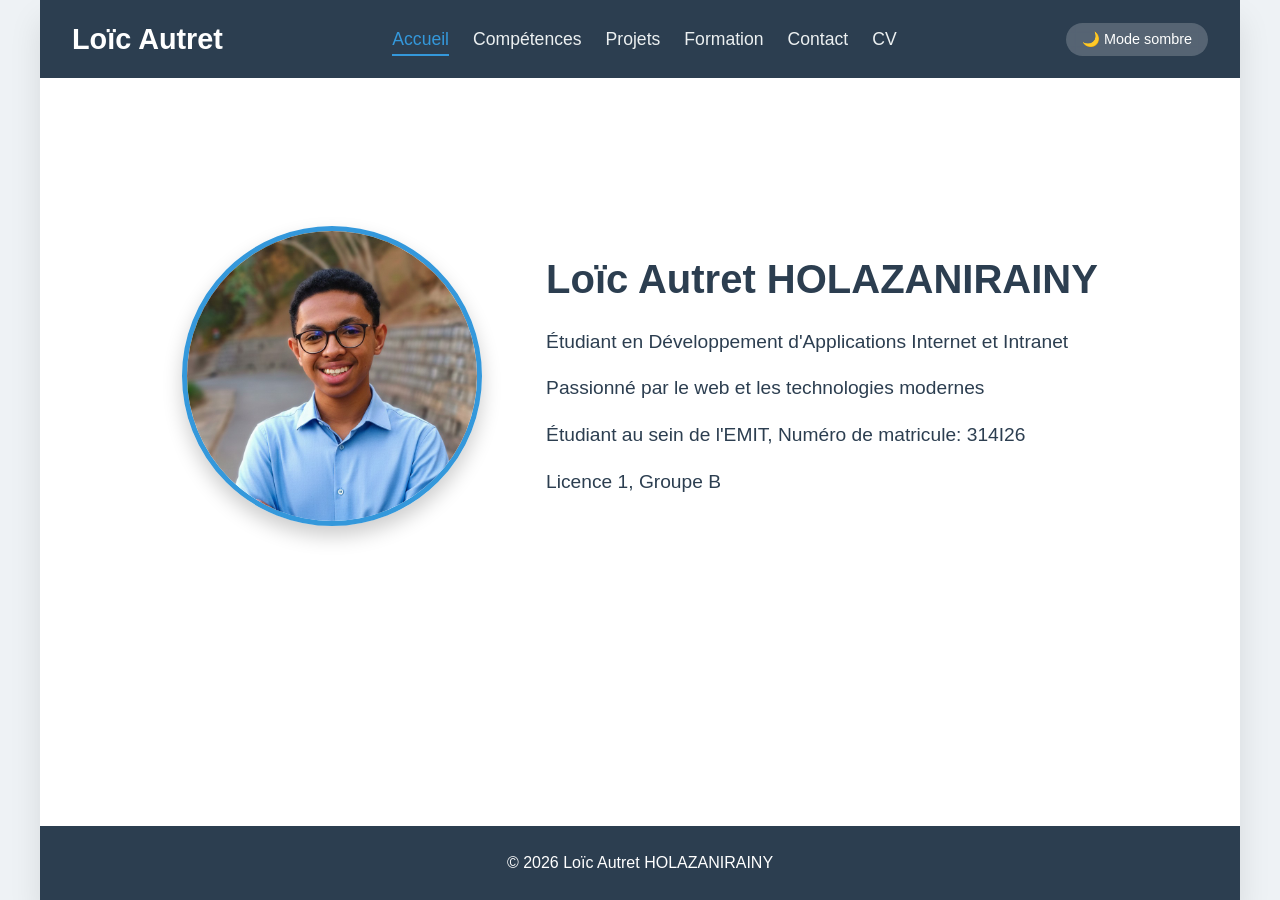
<file: index.html>
<!DOCTYPE html>
<html lang="en">
<head>
    <meta charset="UTF-8">
    <meta name="viewport" content="width=device-width, initial-scale=1.0">
    <title>Loïc Autret - Portfolio</title>
    <link rel="stylesheet" href="styles.css">
</head>
<body>
    <div class="conteneur-principal">
        <header class="entete">
            <nav class="barre-nav">
                <div class="logo">Loïc Autret</div>
                <ul class="menu-nav">
                    <li><a href="index.html">Accueil</a></li>
                    <li><a href="competences.html">Compétences</a></li>
                    <li><a href="projets.html">Projets</a></li>
                    <li><a href="formation.html">Formation</a></li>
                    <li><a href="contact.html">Contact</a></li>
                    <li><a href="cv.html">CV</a></li>
                </ul>
                <button id="bascule-theme" class="bascule-theme">🌙 Mode sombre</button>
            </nav>
        </header>

        <main class="contenu-principal">
            <section class="section-hero">
                <div class="hero-conteneur">
                    <div class="image-hero">
                        <img src="sary.png" alt="Loïc Autret">
                        <div class="bulles"></div>
                    </div>
                    <div class="texte-hero">
                        <h1 class="anim-texte">Loïc Autret HOLAZANIRAINY</h1>
                        <p class="anim-texte">Étudiant en Développement d'Applications Internet et Intranet</p>
                        <p class="anim-texte">Passionné par le web et les technologies modernes</p>
                        <p class="anim-texte">Étudiant au sein de l'EMIT, Numéro de matricule: 314I26</p>
                        <p class="anim-texte">Licence 1, Groupe B</p>
                    </div>
                </div>
            </section>
        </main>

        <footer class="pied-page">
            <p>&copy; 2026 Loïc Autret HOLAZANIRAINY</p>
        </footer>
    </div>

    <script src="script.js"></script>
</body>
</html>
</file>
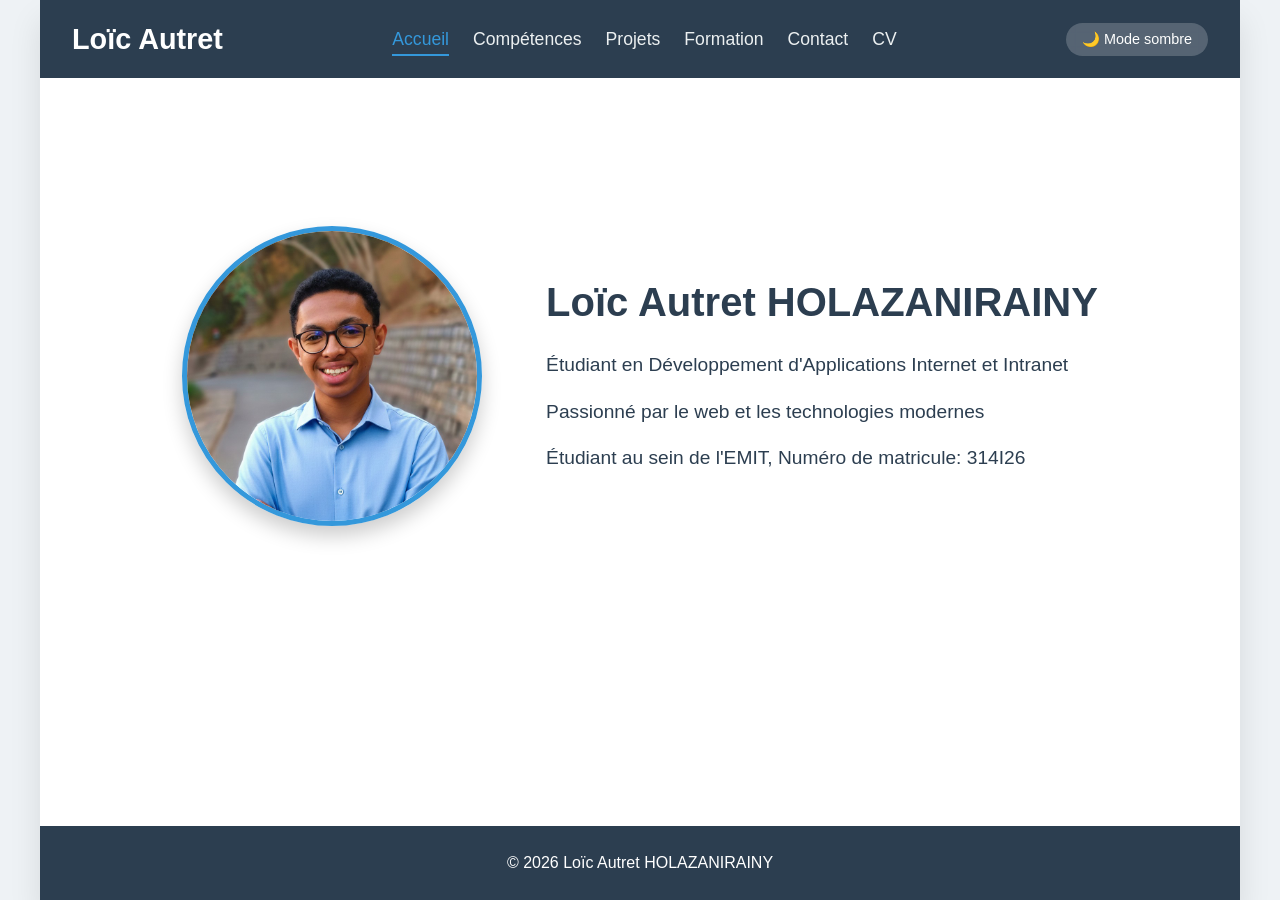
<file: Curriculum Vitae/Portfolio/index.html>
<!DOCTYPE html>
<html lang="en">
<head>
    <meta charset="UTF-8">
    <meta name="viewport" content="width=device-width, initial-scale=1.0">
    <title>Loïc Autret - Portfolio</title>
    <link rel="stylesheet" href="style.css">
</head>
<body>
    <div class="conteneur-principal">
        <header class="entete">
            <nav class="barre-nav">
                <div class="logo">Loïc Autret</div>
                <ul class="menu-nav">
                    <li><a href="index.html">Accueil</a></li>
                    <li><a href="competences.html">Compétences</a></li>
                    <li><a href="projets.html">Projets</a></li>
                    <li><a href="formation.html">Formation</a></li>
                    <li><a href="contact.html">Contact</a></li>
                    <li><a href="/Curriculum Vitae/cv.html">CV</a></li>
                </ul>
                <button id="bascule-theme" class="bascule-theme">🌙 Mode sombre</button>
            </nav>
        </header>

        <main class="contenu-principal">
            <section class="section-hero">
                <div class="hero-conteneur">
                    <div class="image-hero">
                        <img src="/sary.png" alt="Loïc Autret">
                        <div class="bulles"></div>
                    </div>
                    <div class="texte-hero">
                        <h1 class="anim-texte">Loïc Autret HOLAZANIRAINY</h1>
                        <p class="anim-texte">Étudiant en Développement d'Applications Internet et Intranet</p>
                        <p class="anim-texte">Passionné par le web et les technologies modernes</p>
                        <p class="anim-texte">Étudiant au sein de l'EMIT, Numéro de matricule: 314I26</p>
                    </div>
                </div>
            </section>
        </main>

        <footer class="pied-page">
            <p>&copy; 2026 Loïc Autret HOLAZANIRAINY</p>
        </footer>
    </div>

    <script src="script.js"></script>
</body>
</html>
</file>
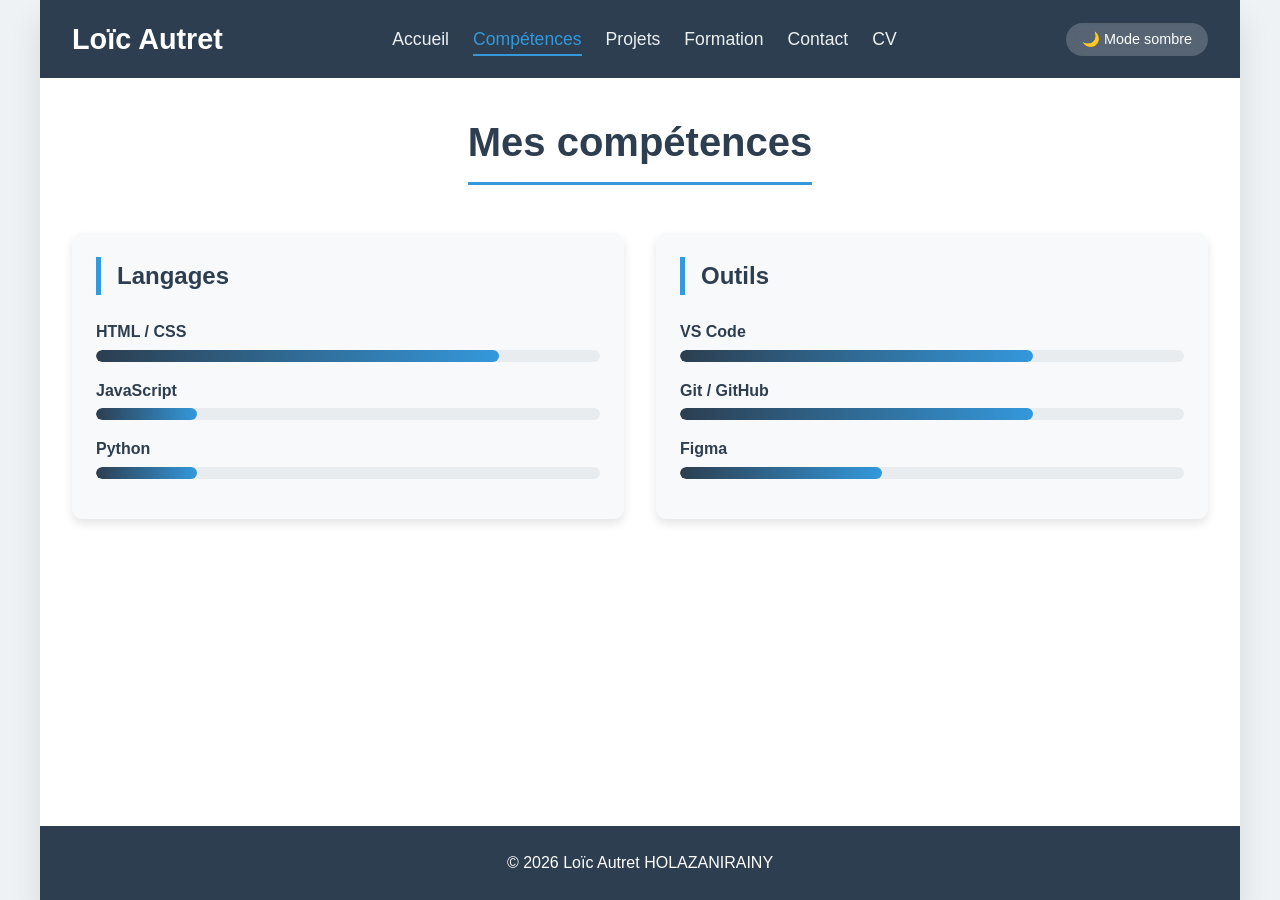
<file: competences.html>
<!DOCTYPE html>
<html lang="en">
<head>
    <meta charset="UTF-8">
    <meta name="viewport" content="width=device-width, initial-scale=1.0">
    <title>Compétences - Loïc Autret</title>
    <link rel="stylesheet" href="styles.css">
</head>
<body>
    <div class="conteneur-principal">
        <header class="entete">
            <nav class="barre-nav">
                <div class="logo">Loïc Autret</div>
                <ul class="menu-nav">
                    <li><a href="index.html">Accueil</a></li>
                    <li><a href="competences.html">Compétences</a></li>
                    <li><a href="projets.html">Projets</a></li>
                    <li><a href="formation.html">Formation</a></li>
                    <li><a href="contact.html">Contact</a></li>
                    <li><a href="cv.html">CV</a></li>
                </ul>
                <button id="bascule-theme" class="bascule-theme">🌙 Mode sombre</button>
            </nav>
        </header>

        <main class="contenu-principal">
            <div class="titre-page">
                <h1>Mes compétences</h1>
            </div>

            <div class="conteneur-competences">
                <div class="categorie-competence">
                    <h2>Langages</h2>
                    <div class="competence">
                        <span>HTML / CSS</span>
                        <div class="barre-progression"><div class="progression w80"></div></div>
                    </div>
                    <div class="competence">
                        <span>JavaScript</span>
                        <div class="barre-progression"><div class="progression w20"></div></div>
                    </div>
                    <div class="competence">
                        <span>Python</span>
                        <div class="barre-progression"><div class="progression w20"></div></div>
                    </div>
                </div>
                <div class="categorie-competence">
                    <h2>Outils</h2>
                    <div class="competence">
                        <span>VS Code</span>
                        <div class="barre-progression"><div class="progression w70"></div></div>
                    </div>
                    <div class="competence">
                        <span>Git / GitHub</span>
                        <div class="barre-progression"><div class="progression w70"></div></div>
                    </div>
                    <div class="competence">
                        <span>Figma</span>
                        <div class="barre-progression"><div class="progression w40"></div></div>
                    </div>
                </div>
            </div>
        </main>

        <footer class="pied-page">
            <p>&copy; 2026 Loïc Autret HOLAZANIRAINY</p>
        </footer>
    </div>

    <script src="script.js"></script>
</body>
</html>
</file>
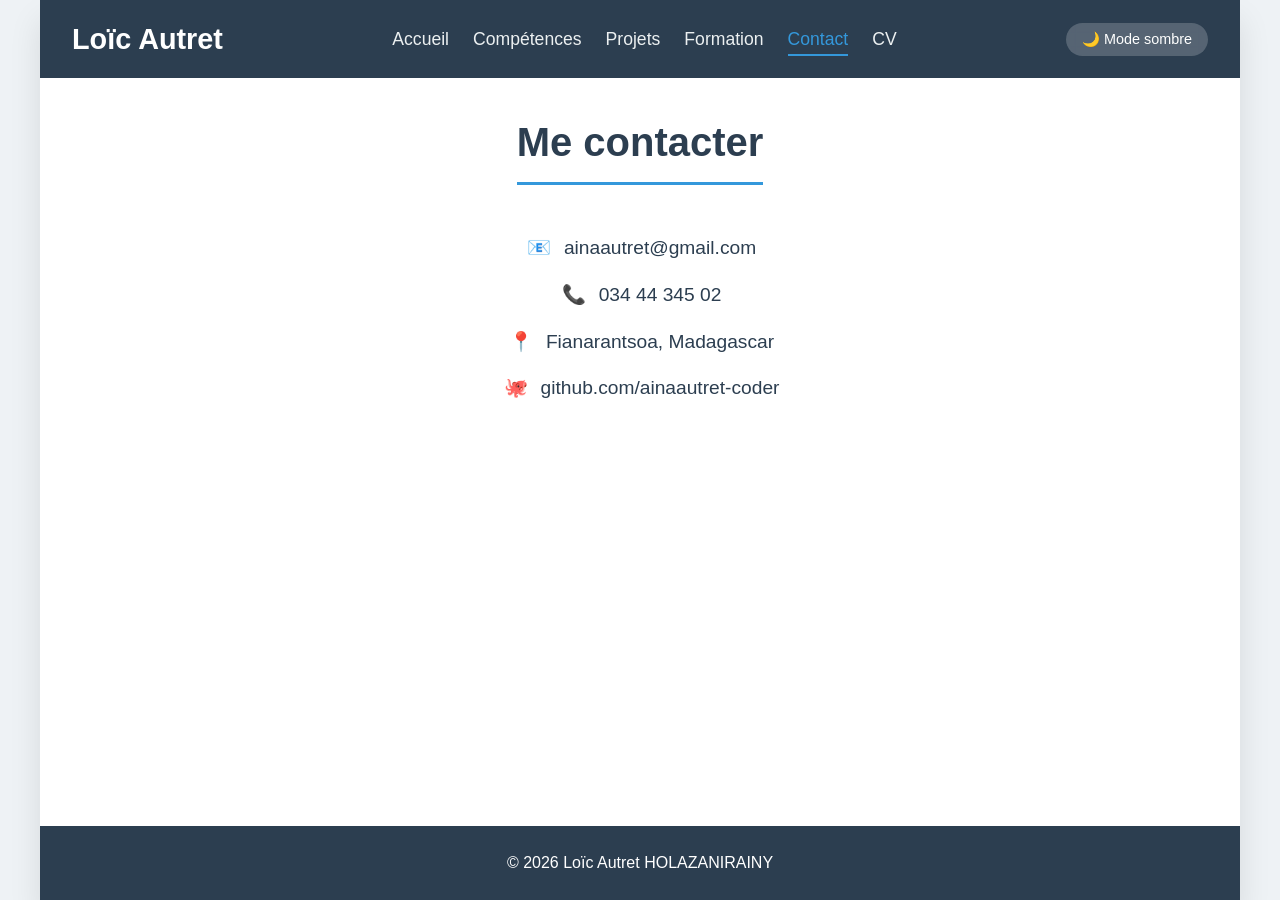
<file: contact.html>
<!DOCTYPE html>
<html lang="en">
<head>
    <meta charset="UTF-8">
    <meta name="viewport" content="width=device-width, initial-scale=1.0">
    <title>Contact - Loïc Autret</title>
    <link rel="stylesheet" href="styles.css">
</head>
<body>
    <div class="conteneur-principal">
        <header class="entete">
            <nav class="barre-nav">
                <div class="logo">Loïc Autret</div>
                <ul class="menu-nav">
                    <li><a href="index.html">Accueil</a></li>
                    <li><a href="competences.html">Compétences</a></li>
                    <li><a href="projets.html">Projets</a></li>
                    <li><a href="formation.html">Formation</a></li>
                    <li><a href="contact.html">Contact</a></li>
                    <li><a href="cv.html">CV</a></li>
                </ul>
                <button id="bascule-theme" class="bascule-theme">🌙 Mode sombre</button>
            </nav>
        </header>

        <main class="contenu-principal">
            <div class="titre-page">
                <h1>Me contacter</h1>
            </div>

            <div class="infos-contact">
                <p><span class="emoji">📧</span> ainaautret@gmail.com</p>
                <p><span class="emoji">📞</span> 034 44 345 02</p>
                <p><span class="emoji">📍</span> Fianarantsoa, Madagascar</p>
                <p><span class="emoji">🐙</span> github.com/ainaautret-coder</p>
            </div>
        </main>

        <footer class="pied-page">
            <p>&copy; 2026 Loïc Autret HOLAZANIRAINY</p>
        </footer>
    </div>

    <script src="script.js"></script>
</body>
</html>
</file>
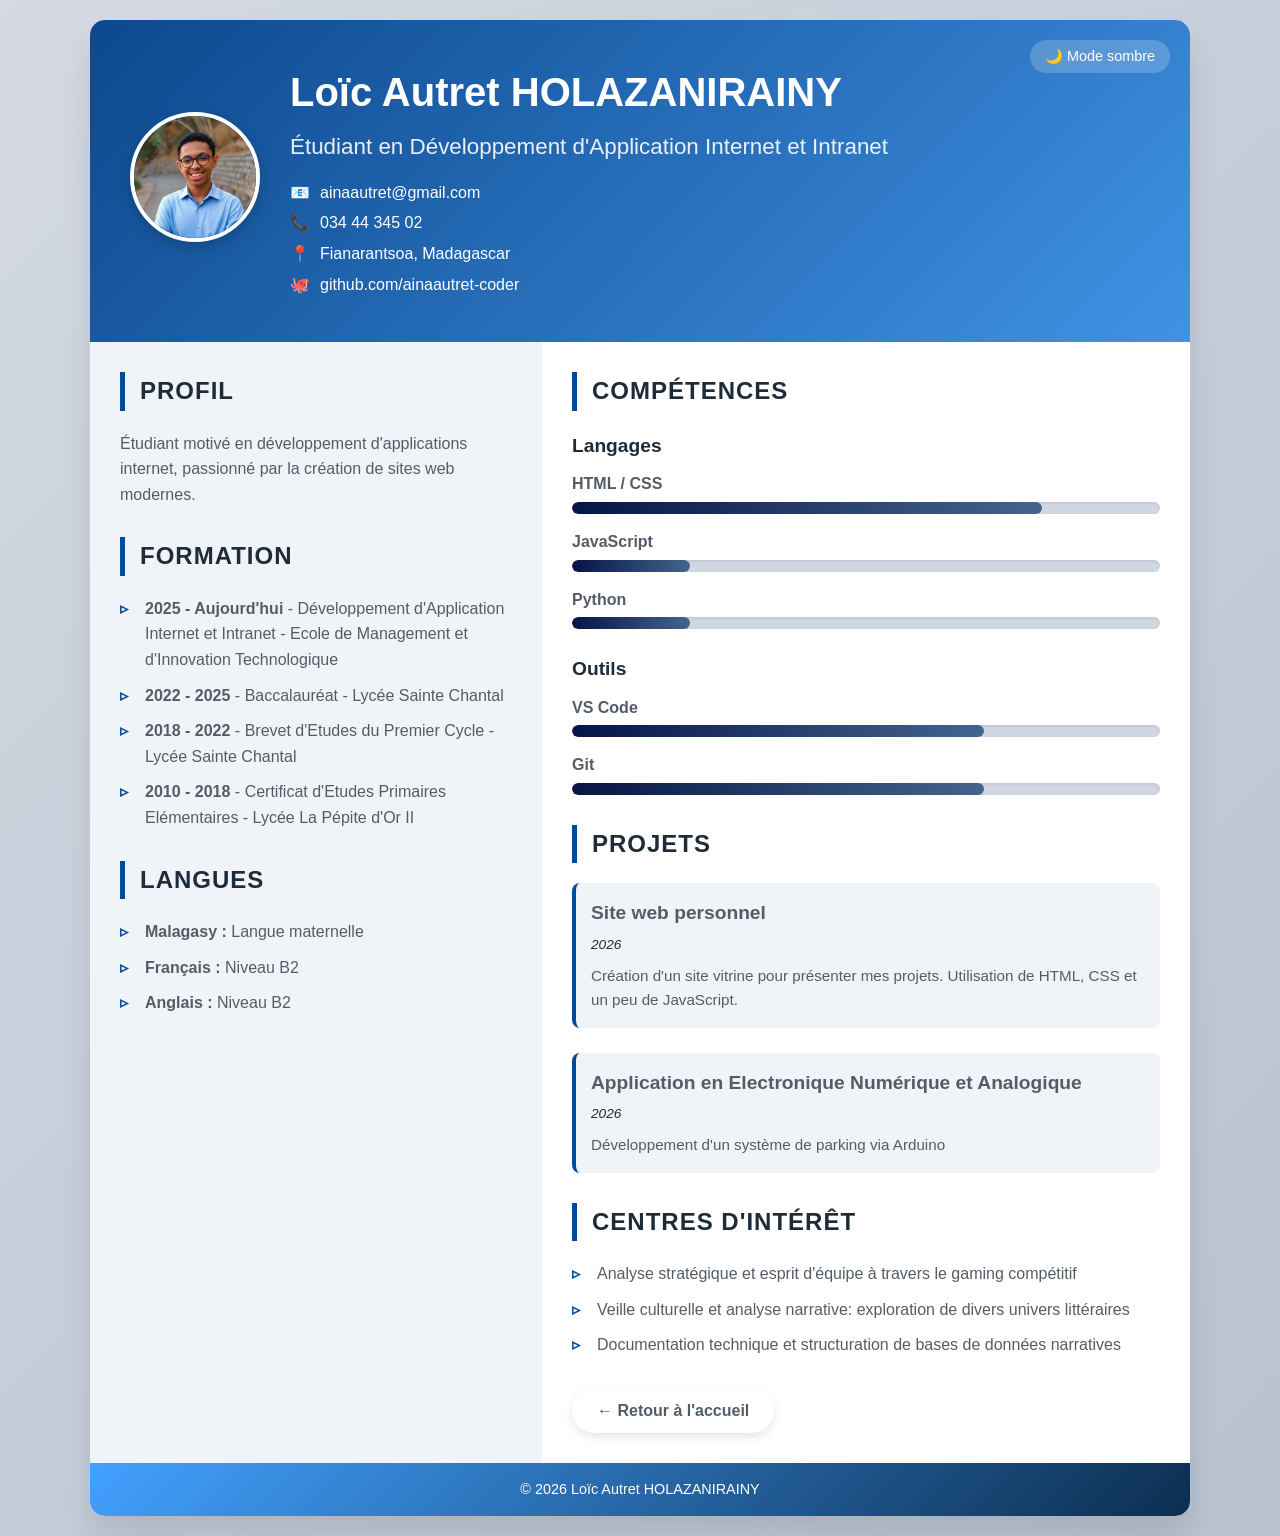
<file: cv.html>
<!DOCTYPE html>
<html lang="en">

<head>
    <meta charset="UTF-8">
    <meta name="viewport" content="width=device-width, initial-scale=1.0">
    <title>- Dev Lo - Étudiant</title>
    <link rel="stylesheet" href="style.css">
</head>

<body>
    <div class="cv-container">
        <!-- En-tête -->
        <header class="header">
            <button id="theme-toggle" class="theme-toggle">🌙 Mode sombre</button>
            <div class="photo">
                <img src="sary.png" alt="Photo de profil">
            </div>
            <div class="info">
                <h1>Loïc Autret HOLAZANIRAINY</h1>
                <h2>Étudiant en Développement d'Application Internet et Intranet</h2>
                <p><span class="emoji">📧</span> ainaautret@gmail.com</p>
                <p><span class="emoji">📞</span> 034 44 345 02</p>
                <p><span class="emoji">📍</span> Fianarantsoa, Madagascar</p>
                <p><span class="emoji">🐙</span> github.com/ainaautret-coder</p>
            </div>
        </header>

        <!-- Contenu principal -->
        <main class="main-content">
            <!-- Colonne gauche -->
            <section class="left-column">
                <div class="section fade-in">
                    <h3>Profil</h3>
                    <p>Étudiant motivé en développement d'applications internet, passionné par la création de sites web
                        modernes. </p>
                </div>

                <div class="section fade-in">
                    <h3>Formation</h3>
                    <ul>
                        <li><strong>2025 - Aujourd'hui</strong> - Développement d'Application Internet et Intranet -
                            Ecole de Management et d'Innovation Technologique</li>
                        <li><strong>2022 - 2025</strong> - Baccalauréat - Lycée Sainte Chantal</li>
                        <li><strong>2018 - 2022</strong> - Brevet d'Etudes du Premier Cycle - Lycée Sainte Chantal</li>
                        <li><strong>2010 - 2018</strong> - Certificat d'Etudes Primaires Elémentaires - Lycée La Pépite d'Or II</li>
                    </ul>

                </div>

                <div class="section fade-in">
                    <h3>Langues</h3>
                    <ul>
                        <li><strong>Malagasy :</strong> Langue maternelle</li>
                        <li><strong>Français :</strong> Niveau B2</li>
                        <li><strong>Anglais :</strong> Niveau B2</li>
                    </ul>
                </div>
            </section>

            <!-- Colonne droite -->
            <section class="right-column">
                <div class="section fade-in">
                    <h3>Compétences</h3>
                    <div class="skills-category">
                        <h4>Langages</h4>
                        <div class="skill">
                            <span>HTML / CSS</span>
                            <div class="progress-bar">
                                <div class="progress w80"></div>
                            </div>
                        </div>
                        <div class="skill">
                            <span>JavaScript</span>
                            <div class="progress-bar">
                                <div class="progress w20"></div>
                            </div>
                        </div>
                        <div class="skill">
                            <span>Python</span>
                            <div class="progress-bar">
                                <div class="progress w20"></div>
                            </div>
                        </div>
                    </div>
                    <div class="skills-category">
                        <h4>Outils</h4>
                        <div class="skill">
                            <span>VS Code</span>
                            <div class="progress-bar">
                                <div class="progress w70"></div>
                            </div>
                        </div>
                        <div class="skill">
                            <span>Git</span>
                            <div class="progress-bar">
                                <div class="progress w70"></div>
                            </div>
                        </div>
                    </div>
                </div>

                <div class="section fade-in">
                    <h3>Projets</h3>
                    <div class="project">
                        <h4>Site web personnel</h4>
                        <p><em>2026</em></p>
                        <p>Création d'un site vitrine pour présenter mes projets. Utilisation de HTML, CSS et un peu de
                            JavaScript.</p>
                    </div>
                    <div class="project">
                        <h4>Application en Electronique Numérique et Analogique</h4>
                        <p><em>2026</em></p>
                        <p>Développement d'un système de parking via Arduino</p>
                    </div>
                </div>

                <div class="section fade-in">
                    <h3>Centres d'intérêt</h3>
                    <ul>
                        <li>Analyse stratégique et esprit d'équipe à travers le gaming compétitif</li>
                        <li>Veille culturelle et analyse narrative: exploration de divers univers littéraires</li>
                        <li>Documentation technique et structuration de bases de données narratives </li>
                    </ul>
                </div>
                <a href="index.html" class="bouton-retour-cv">← Retour à l'accueil</a>
            
            </section>
        </main>

        <footer class="footer">
            <p>&copy; 2026 Loïc Autret HOLAZANIRAINY</p>
        </footer>
    </div>

    <script>
        // Bascule mode sombre/clair
        const toggleBtn = document.getElementById('theme-toggle');
        toggleBtn.addEventListener('click', () => {
            document.body.classList.toggle('dark-theme');
            toggleBtn.textContent = document.body.classList.contains('dark-theme') ? '☀️ Mode clair' : '🌙 Mode sombre';
        });

        // Animation fade-in au scroll
        const faders = document.querySelectorAll('.fade-in');
        const observer = new IntersectionObserver(entries => {
            entries.forEach(entry => {
                if (entry.isIntersecting) {
                    entry.target.classList.add('visible');
                }
            });
        }, { threshold: 0.2 });
        faders.forEach(fader => observer.observe(fader));
    </script>
</body>

</html>
</file>
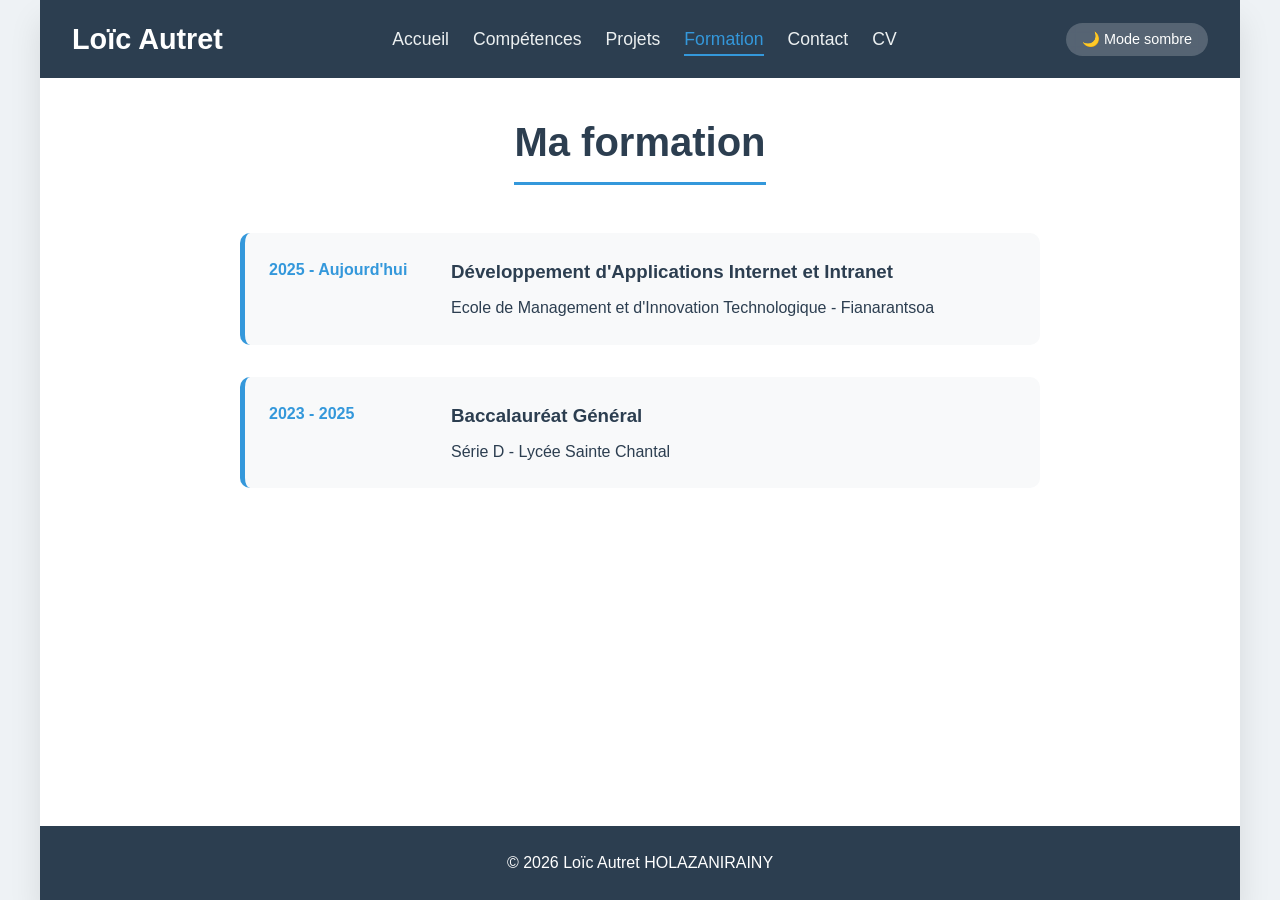
<file: formation.html>
<!DOCTYPE html>
<html lang="en">
<head>
    <meta charset="UTF-8">
    <meta name="viewport" content="width=device-width, initial-scale=1.0">
    <title>Formation - Loïc Autret</title>
    <link rel="stylesheet" href="styles.css">
</head>
<body>
    <div class="conteneur-principal">
        <header class="entete">
            <nav class="barre-nav">
                <div class="logo">Loïc Autret</div>
                <ul class="menu-nav">
                    <li><a href="index.html">Accueil</a></li>
                    <li><a href="competences.html">Compétences</a></li>
                    <li><a href="projets.html">Projets</a></li>
                    <li><a href="formation.html">Formation</a></li>
                    <li><a href="contact.html">Contact</a></li>
                    <li><a href="cv.html">CV</a></li>
                </ul>
                <button id="bascule-theme" class="bascule-theme">🌙 Mode sombre</button>
            </nav>
        </header>

        <main class="contenu-principal">
            <div class="titre-page">
                <h1>Ma formation</h1>
            </div>

            <div class="chronologie">
                <div class="element-chrono">
                    <div class="date-chrono">2025 - Aujourd'hui</div>
                    <div class="contenu-chrono">
                        <h3>Développement d'Applications Internet et Intranet</h3>
                        <p>Ecole de Management et d'Innovation Technologique - Fianarantsoa</p>
                    </div>
                </div>
                <div class="element-chrono">
                    <div class="date-chrono">2023 - 2025</div>
                    <div class="contenu-chrono">
                        <h3>Baccalauréat Général</h3>
                        <p> Série D - Lycée Sainte Chantal </p>
                    </div>
                </div>
            </div>
        </main>

        <footer class="pied-page">
            <p>&copy; 2026 Loïc Autret HOLAZANIRAINY</p>
        </footer>
    </div>

    <script src="script.js"></script>
</body>
</html>
</file>
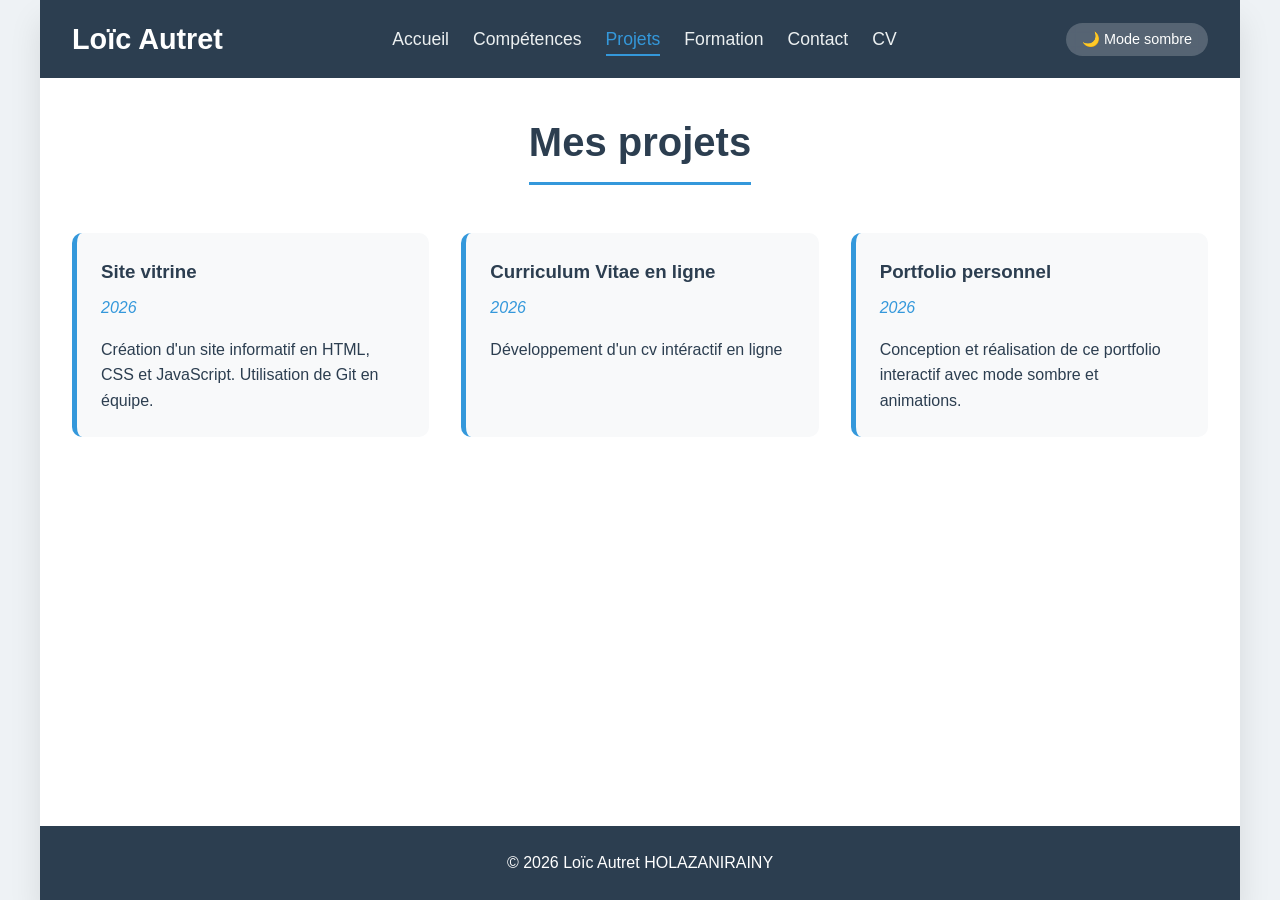
<file: projets.html>
<!DOCTYPE html>
<html lang="en">
<head>
    <meta charset="UTF-8">
    <meta name="viewport" content="width=device-width, initial-scale=1.0">
    <title>Projets - Loïc Autret</title>
    <link rel="stylesheet" href="styles.css">
</head>
<body>
    <div class="conteneur-principal">
        <header class="entete">
            <nav class="barre-nav">
                <div class="logo">Loïc Autret</div>
                <ul class="menu-nav">
                    <li><a href="index.html">Accueil</a></li>
                    <li><a href="competences.html">Compétences</a></li>
                    <li><a href="projets.html">Projets</a></li>
                    <li><a href="formation.html">Formation</a></li>
                    <li><a href="contact.html">Contact</a></li>
                    <li><a href="cv.html">CV</a></li>
                </ul>
                <button id="bascule-theme" class="bascule-theme">🌙 Mode sombre</button>
            </nav>
        </header>

        <main class="contenu-principal">
            <div class="titre-page">
                <h1>Mes projets</h1>
            </div>

            <div class="grille-projets">
                <div class="carte-projet">
                    <h3>Site vitrine</h3>
                    <p class="date-projet">2026</p>
                    <p>Création d'un site informatif en HTML, CSS et JavaScript. Utilisation de Git en équipe.</p>
                </div>
                <div class="carte-projet">
                    <h3>Curriculum Vitae en ligne</h3>
                    <p class="date-projet">2026</p>
                    <p>Développement d'un cv intéractif en ligne</p>
                </div>
                <div class="carte-projet">
                    <h3>Portfolio personnel</h3>
                    <p class="date-projet">2026</p>
                    <p>Conception et réalisation de ce portfolio interactif avec mode sombre et animations.</p>
                </div>
            </div>
        </main>

        <footer class="pied-page">
            <p>&copy; 2026 Loïc Autret HOLAZANIRAINY</p>
        </footer>
    </div>

    <script src="script.js"></script>
</body>
</html>
</file>
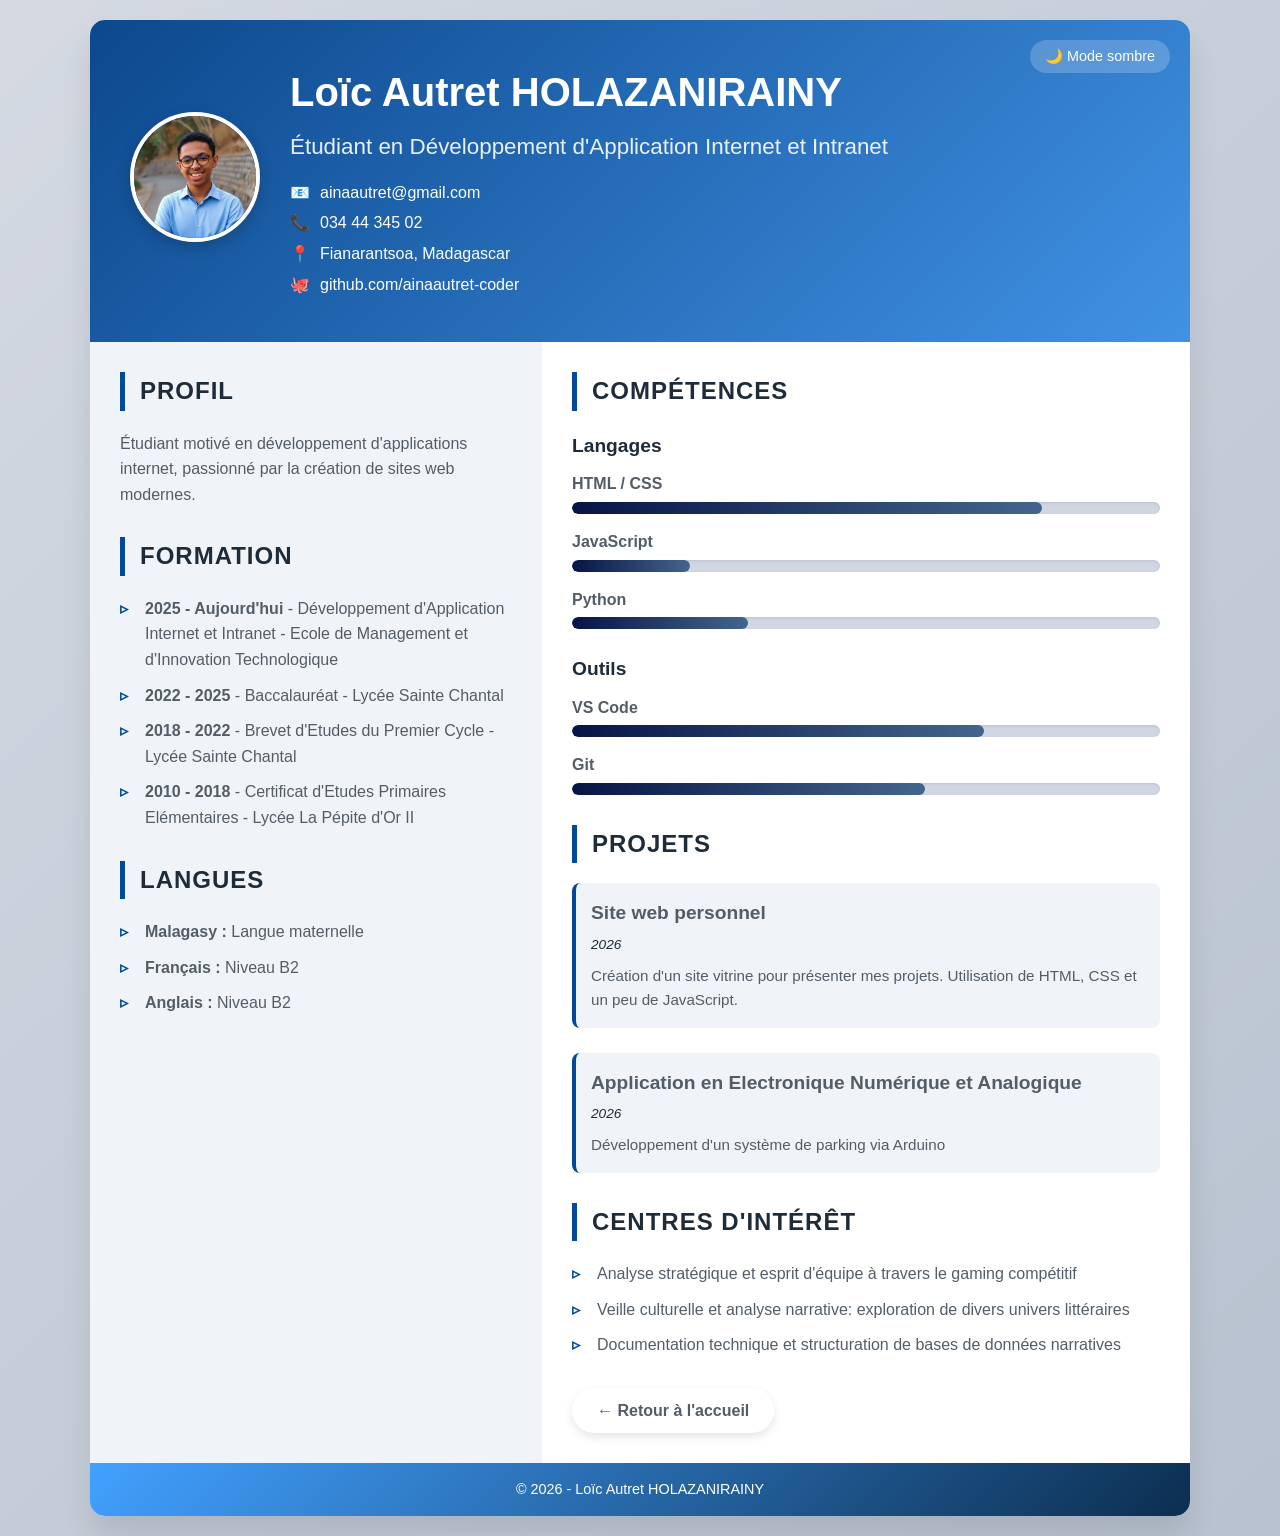
<file: Curriculum Vitae/cv.html>
<!DOCTYPE html>
<html lang="en">

<head>
    <meta charset="UTF-8">
    <meta name="viewport" content="width=device-width, initial-scale=1.0">
    <title>- Dev Lo - Étudiant</title>
    <link rel="stylesheet" href="style.css">
</head>

<body>
    <div class="cv-container">
        <!-- En-tête -->
        <header class="header">
            <button id="theme-toggle" class="theme-toggle">🌙 Mode sombre</button>
            <div class="photo">
                <img src="/sary.png" alt="Photo de profil">
            </div>
            <div class="info">
                <h1>Loïc Autret HOLAZANIRAINY</h1>
                <h2>Étudiant en Développement d'Application Internet et Intranet</h2>
                <p><span class="emoji">📧</span> ainaautret@gmail.com</p>
                <p><span class="emoji">📞</span> 034 44 345 02</p>
                <p><span class="emoji">📍</span> Fianarantsoa, Madagascar</p>
                <p><span class="emoji">🐙</span> github.com/ainaautret-coder</p>
            </div>
        </header>

        <!-- Contenu principal -->
        <main class="main-content">
            <!-- Colonne gauche -->
            <section class="left-column">
                <div class="section fade-in">
                    <h3>Profil</h3>
                    <p>Étudiant motivé en développement d'applications internet, passionné par la création de sites web
                        modernes. </p>
                </div>

                <div class="section fade-in">
                    <h3>Formation</h3>
                    <ul>
                        <li><strong>2025 - Aujourd'hui</strong> - Développement d'Application Internet et Intranet -
                            Ecole de Management et d'Innovation Technologique</li>
                        <li><strong>2022 - 2025</strong> - Baccalauréat - Lycée Sainte Chantal</li>
                        <li><strong>2018 - 2022</strong> - Brevet d'Etudes du Premier Cycle - Lycée Sainte Chantal</li>
                        <li><strong>2010 - 2018</strong> - Certificat d'Etudes Primaires Elémentaires - Lycée La Pépite d'Or II</li>
                    </ul>

                </div>

                <div class="section fade-in">
                    <h3>Langues</h3>
                    <ul>
                        <li><strong>Malagasy :</strong> Langue maternelle</li>
                        <li><strong>Français :</strong> Niveau B2</li>
                        <li><strong>Anglais :</strong> Niveau B2</li>
                    </ul>
                </div>
            </section>

            <!-- Colonne droite -->
            <section class="right-column">
                <div class="section fade-in">
                    <h3>Compétences</h3>
                    <div class="skills-category">
                        <h4>Langages</h4>
                        <div class="skill">
                            <span>HTML / CSS</span>
                            <div class="progress-bar">
                                <div class="progress w80"></div>
                            </div>
                        </div>
                        <div class="skill">
                            <span>JavaScript</span>
                            <div class="progress-bar">
                                <div class="progress w20"></div>
                            </div>
                        </div>
                        <div class="skill">
                            <span>Python</span>
                            <div class="progress-bar">
                                <div class="progress w30"></div>
                            </div>
                        </div>
                    </div>
                    <div class="skills-category">
                        <h4>Outils</h4>
                        <div class="skill">
                            <span>VS Code</span>
                            <div class="progress-bar">
                                <div class="progress w70"></div>
                            </div>
                        </div>
                        <div class="skill">
                            <span>Git</span>
                            <div class="progress-bar">
                                <div class="progress w60"></div>
                            </div>
                        </div>
                    </div>
                </div>

                <div class="section fade-in">
                    <h3>Projets</h3>
                    <div class="project">
                        <h4>Site web personnel</h4>
                        <p><em>2026</em></p>
                        <p>Création d'un site vitrine pour présenter mes projets. Utilisation de HTML, CSS et un peu de
                            JavaScript.</p>
                    </div>
                    <div class="project">
                        <h4>Application en Electronique Numérique et Analogique</h4>
                        <p><em>2026</em></p>
                        <p>Développement d'un système de parking via Arduino</p>
                    </div>
                </div>

                <div class="section fade-in">
                    <h3>Centres d'intérêt</h3>
                    <ul>
                        <li>Analyse stratégique et esprit d'équipe à travers le gaming compétitif</li>
                        <li>Veille culturelle et analyse narrative: exploration de divers univers littéraires</li>
                        <li>Documentation technique et structuration de bases de données narratives </li>
                    </ul>
                </div>
                <a href="/Portfolio/index.html" class="bouton-retour-cv">← Retour à l'accueil</a>
            
            </section>
        </main>

        <footer class="footer">
            <p>&copy; 2026 - Loïc Autret HOLAZANIRAINY</p>
        </footer>
    </div>

    <script>
        // Bascule mode sombre/clair
        const toggleBtn = document.getElementById('theme-toggle');
        toggleBtn.addEventListener('click', () => {
            document.body.classList.toggle('dark-theme');
            toggleBtn.textContent = document.body.classList.contains('dark-theme') ? '☀️ Mode clair' : '🌙 Mode sombre';
        });

        // Animation fade-in au scroll
        const faders = document.querySelectorAll('.fade-in');
        const observer = new IntersectionObserver(entries => {
            entries.forEach(entry => {
                if (entry.isIntersecting) {
                    entry.target.classList.add('visible');
                }
            });
        }, { threshold: 0.2 });
        faders.forEach(fader => observer.observe(fader));
    </script>
</body>

</html>
</file>
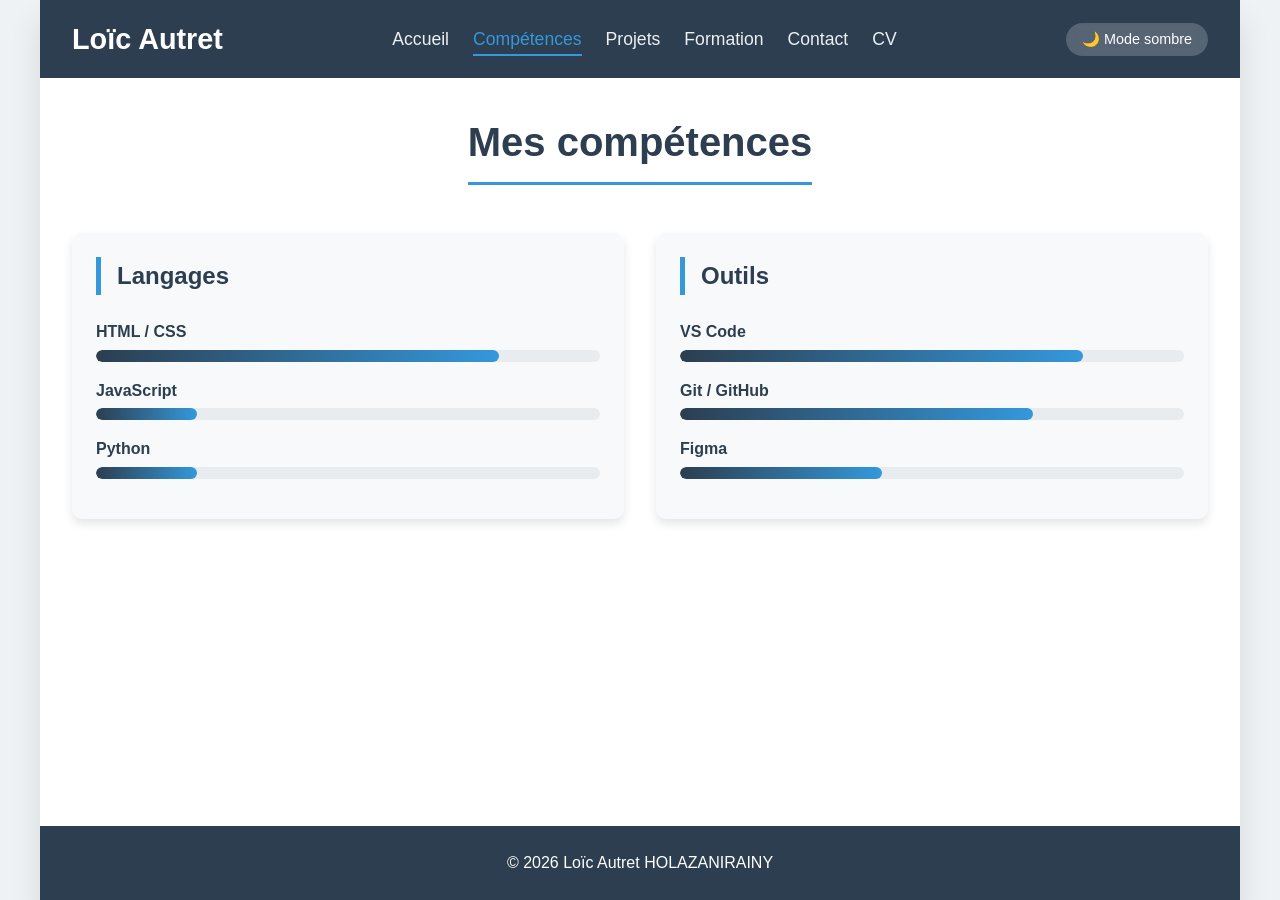
<file: Curriculum Vitae/Portfolio/competences.html>
<!DOCTYPE html>
<html lang="en">
<head>
    <meta charset="UTF-8">
    <meta name="viewport" content="width=device-width, initial-scale=1.0">
    <title>Compétences - Loïc Autret</title>
    <link rel="stylesheet" href="style.css">
</head>
<body>
    <div class="conteneur-principal">
        <header class="entete">
            <nav class="barre-nav">
                <div class="logo">Loïc Autret</div>
                <ul class="menu-nav">
                    <li><a href="index.html">Accueil</a></li>
                    <li><a href="competences.html">Compétences</a></li>
                    <li><a href="projets.html">Projets</a></li>
                    <li><a href="formation.html">Formation</a></li>
                    <li><a href="contact.html">Contact</a></li>
                    <li><a href="/Curriculum Vitae/cv.html">CV</a></li>
                </ul>
                <button id="bascule-theme" class="bascule-theme">🌙 Mode sombre</button>
            </nav>
        </header>

        <main class="contenu-principal">
            <div class="titre-page">
                <h1>Mes compétences</h1>
            </div>

            <div class="conteneur-competences">
                <div class="categorie-competence">
                    <h2>Langages</h2>
                    <div class="competence">
                        <span>HTML / CSS</span>
                        <div class="barre-progression"><div class="progression w80"></div></div>
                    </div>
                    <div class="competence">
                        <span>JavaScript</span>
                        <div class="barre-progression"><div class="progression w20"></div></div>
                    </div>
                    <div class="competence">
                        <span>Python</span>
                        <div class="barre-progression"><div class="progression w20"></div></div>
                    </div>
                </div>
                <div class="categorie-competence">
                    <h2>Outils</h2>
                    <div class="competence">
                        <span>VS Code</span>
                        <div class="barre-progression"><div class="progression w80"></div></div>
                    </div>
                    <div class="competence">
                        <span>Git / GitHub</span>
                        <div class="barre-progression"><div class="progression w70"></div></div>
                    </div>
                    <div class="competence">
                        <span>Figma</span>
                        <div class="barre-progression"><div class="progression w40"></div></div>
                    </div>
                </div>
            </div>
        </main>

        <footer class="pied-page">
            <p>&copy; 2026 Loïc Autret HOLAZANIRAINY</p>
        </footer>
    </div>

    <script src="script.js"></script>
</body>
</html>
</file>
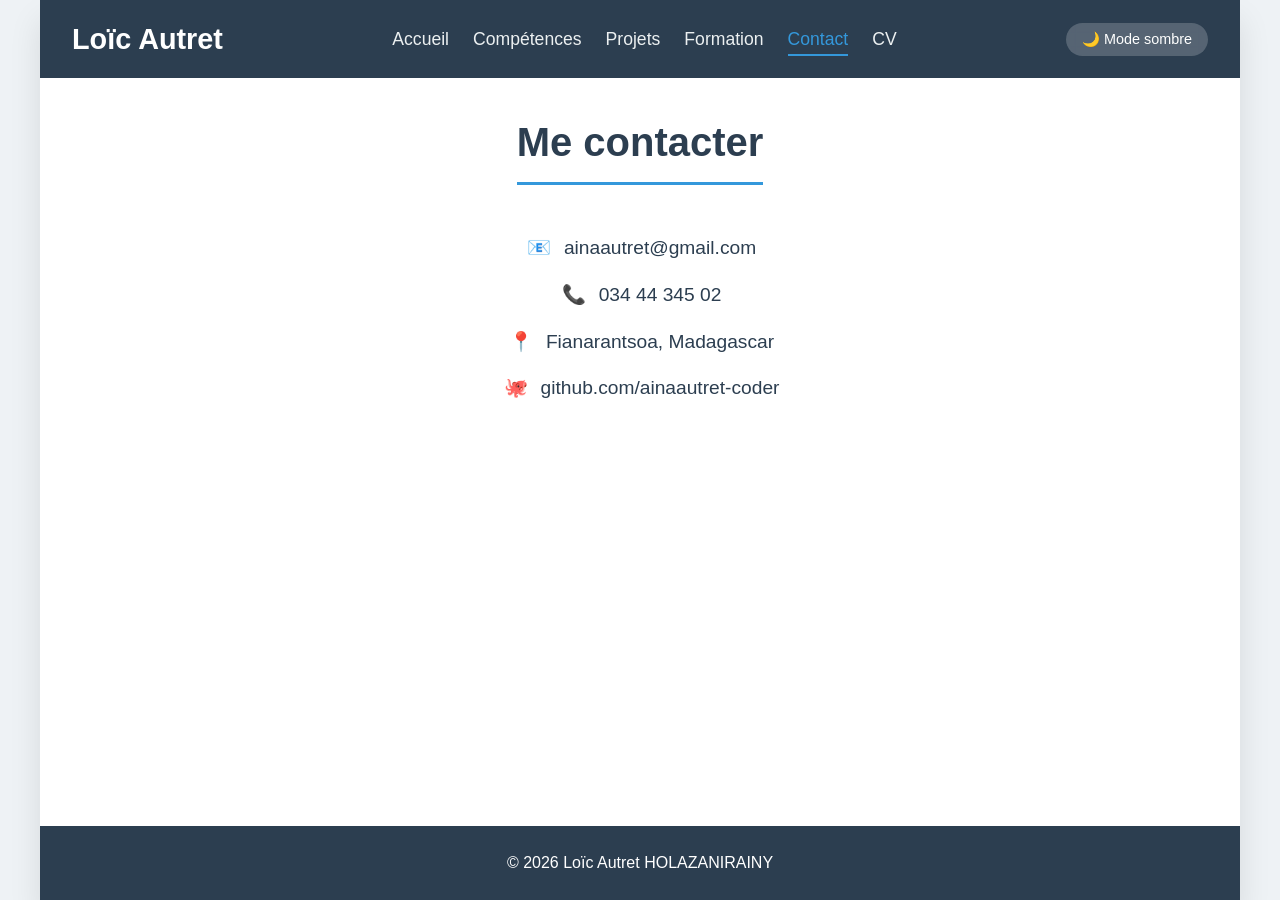
<file: Curriculum Vitae/Portfolio/contact.html>
<!DOCTYPE html>
<html lang="en">
<head>
    <meta charset="UTF-8">
    <meta name="viewport" content="width=device-width, initial-scale=1.0">
    <title>Contact - Loïc Autret</title>
    <link rel="stylesheet" href="style.css">
</head>
<body>
    <div class="conteneur-principal">
        <header class="entete">
            <nav class="barre-nav">
                <div class="logo">Loïc Autret</div>
                <ul class="menu-nav">
                    <li><a href="index.html">Accueil</a></li>
                    <li><a href="competences.html">Compétences</a></li>
                    <li><a href="projets.html">Projets</a></li>
                    <li><a href="formation.html">Formation</a></li>
                    <li><a href="contact.html">Contact</a></li>
                    <li><a href="/Curriculum Vitae/cv.html">CV</a></li>
                </ul>
                <button id="bascule-theme" class="bascule-theme">🌙 Mode sombre</button>
            </nav>
        </header>

        <main class="contenu-principal">
            <div class="titre-page">
                <h1>Me contacter</h1>
            </div>

            <div class="infos-contact">
                <p><span class="emoji">📧</span> ainaautret@gmail.com</p>
                <p><span class="emoji">📞</span> 034 44 345 02</p>
                <p><span class="emoji">📍</span> Fianarantsoa, Madagascar</p>
                <p><span class="emoji">🐙</span> github.com/ainaautret-coder</p>
            </div>
        </main>

        <footer class="pied-page">
            <p>&copy; 2026 Loïc Autret HOLAZANIRAINY</p>
        </footer>
    </div>

    <script src="script.js"></script>
</body>
</html>
</file>
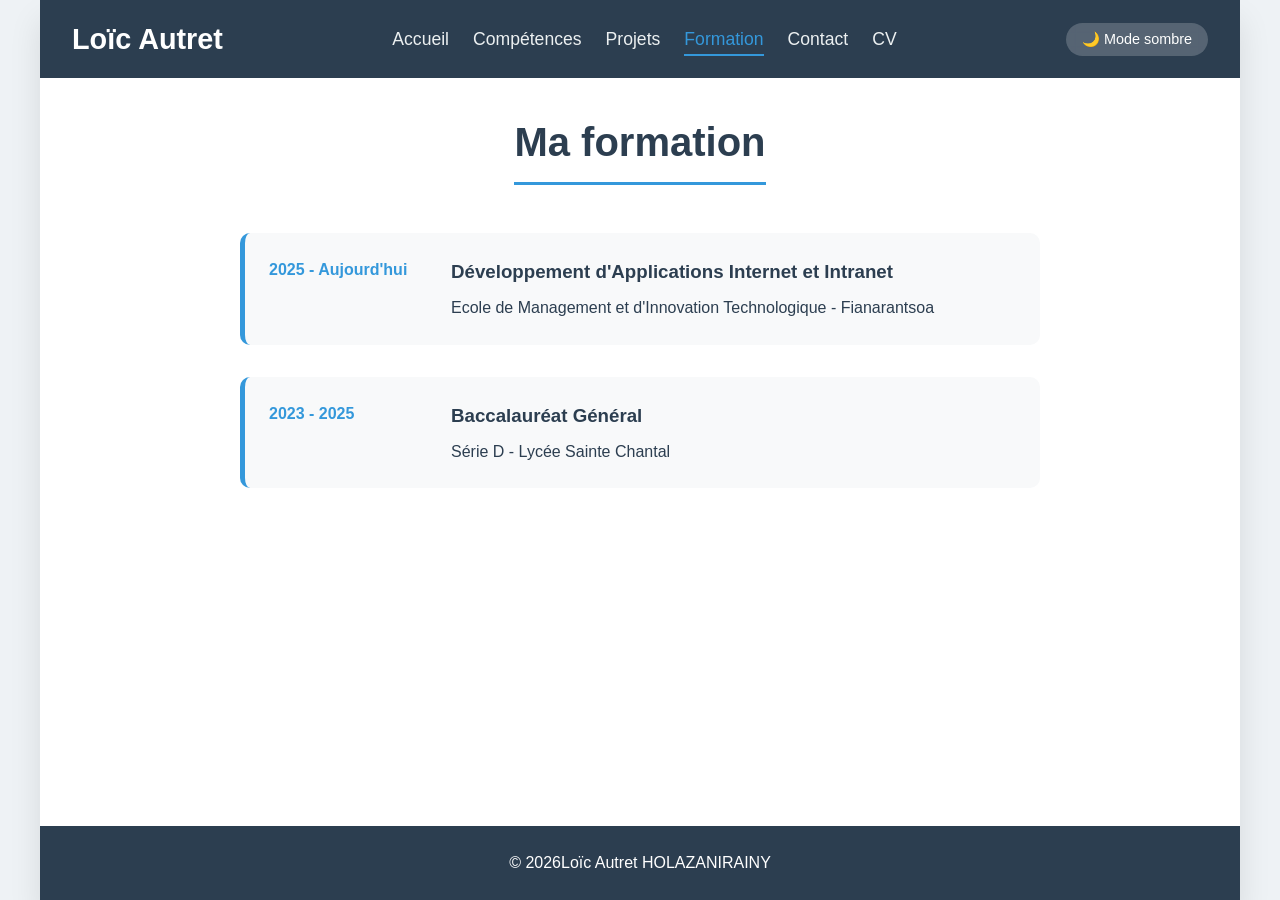
<file: Curriculum Vitae/Portfolio/formation.html>
<!DOCTYPE html>
<html lang="en">
<head>
    <meta charset="UTF-8">
    <meta name="viewport" content="width=device-width, initial-scale=1.0">
    <title>Formation - Loïc Autret</title>
    <link rel="stylesheet" href="style.css">
</head>
<body>
    <div class="conteneur-principal">
        <header class="entete">
            <nav class="barre-nav">
                <div class="logo">Loïc Autret</div>
                <ul class="menu-nav">
                    <li><a href="index.html">Accueil</a></li>
                    <li><a href="competences.html">Compétences</a></li>
                    <li><a href="projets.html">Projets</a></li>
                    <li><a href="formation.html">Formation</a></li>
                    <li><a href="contact.html">Contact</a></li>
                    <li><a href="/Curriculum Vitae/cv.html">CV</a></li>
                </ul>
                <button id="bascule-theme" class="bascule-theme">🌙 Mode sombre</button>
            </nav>
        </header>

        <main class="contenu-principal">
            <div class="titre-page">
                <h1>Ma formation</h1>
            </div>

            <div class="chronologie">
                <div class="element-chrono">
                    <div class="date-chrono">2025 - Aujourd'hui</div>
                    <div class="contenu-chrono">
                        <h3>Développement d'Applications Internet et Intranet</h3>
                        <p>Ecole de Management et d'Innovation Technologique - Fianarantsoa</p>
                    </div>
                </div>
                <div class="element-chrono">
                    <div class="date-chrono">2023 - 2025</div>
                    <div class="contenu-chrono">
                        <h3>Baccalauréat Général</h3>
                        <p> Série D - Lycée Sainte Chantal </p>
                    </div>
                </div>
            </div>
        </main>

        <footer class="pied-page">
            <p>&copy; 2026Loïc Autret HOLAZANIRAINY</p>
        </footer>
    </div>

    <script src="script.js"></script>
</body>
</html>
</file>
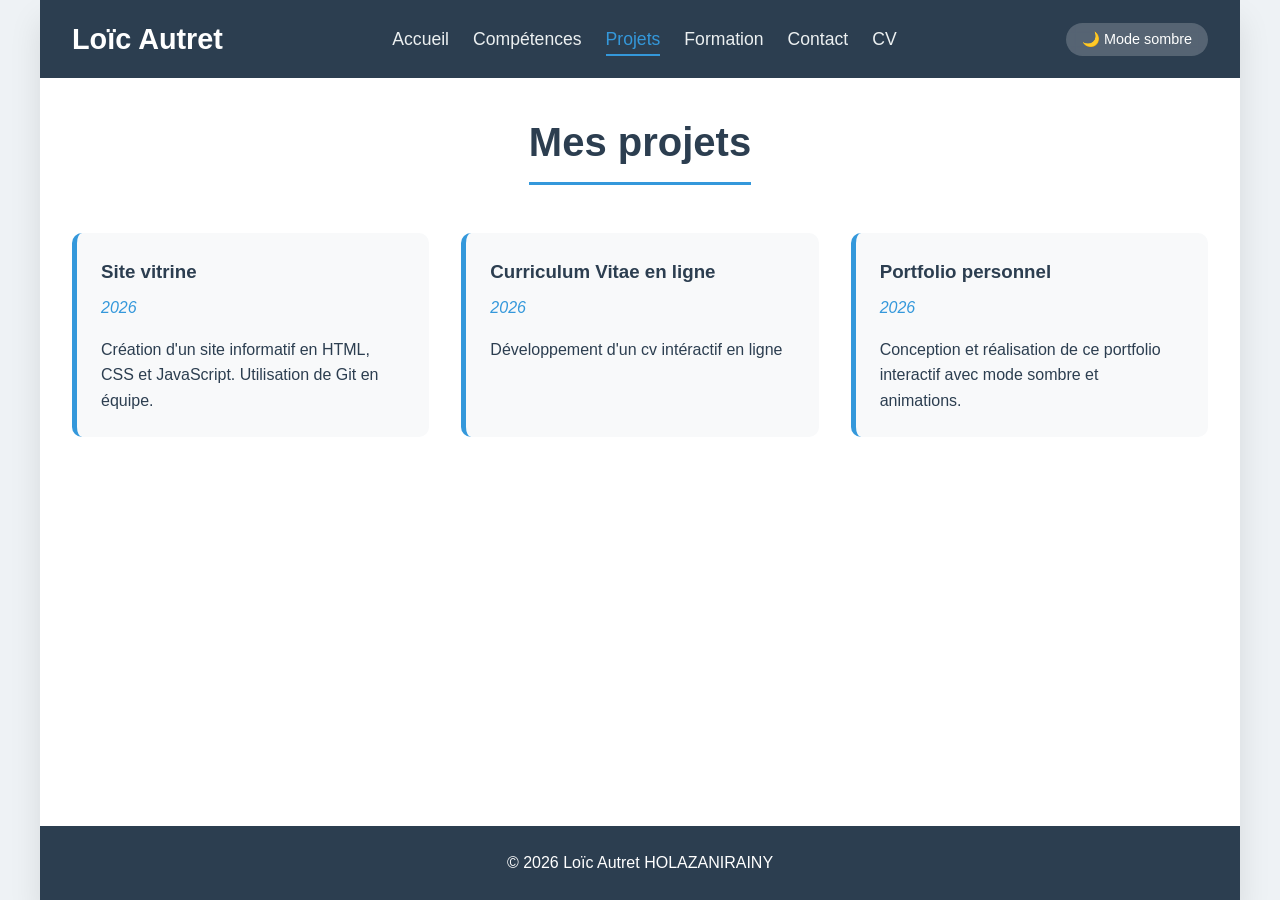
<file: Curriculum Vitae/Portfolio/projets.html>
<!DOCTYPE html>
<html lang="en">
<head>
    <meta charset="UTF-8">
    <meta name="viewport" content="width=device-width, initial-scale=1.0">
    <title>Projets - Loïc Autret</title>
    <link rel="stylesheet" href="style.css">
</head>
<body>
    <div class="conteneur-principal">
        <header class="entete">
            <nav class="barre-nav">
                <div class="logo">Loïc Autret</div>
                <ul class="menu-nav">
                    <li><a href="index.html">Accueil</a></li>
                    <li><a href="competences.html">Compétences</a></li>
                    <li><a href="projets.html">Projets</a></li>
                    <li><a href="formation.html">Formation</a></li>
                    <li><a href="contact.html">Contact</a></li>
                    <li><a href="/Curriculum Vitae/cv.html">CV</a></li>
                </ul>
                <button id="bascule-theme" class="bascule-theme">🌙 Mode sombre</button>
            </nav>
        </header>

        <main class="contenu-principal">
            <div class="titre-page">
                <h1>Mes projets</h1>
            </div>

            <div class="grille-projets">
                <div class="carte-projet">
                    <h3>Site vitrine</h3>
                    <p class="date-projet">2026</p>
                    <p>Création d'un site informatif en HTML, CSS et JavaScript. Utilisation de Git en équipe.</p>
                </div>
                <div class="carte-projet">
                    <h3>Curriculum Vitae en ligne</h3>
                    <p class="date-projet">2026</p>
                    <p>Développement d'un cv intéractif en ligne</p>
                </div>
                <div class="carte-projet">
                    <h3>Portfolio personnel</h3>
                    <p class="date-projet">2026</p>
                    <p>Conception et réalisation de ce portfolio interactif avec mode sombre et animations.</p>
                </div>
            </div>
        </main>

        <footer class="pied-page">
            <p>&copy; 2026 Loïc Autret HOLAZANIRAINY</p>
        </footer>
    </div>

    <script src="script.js"></script>
</body>
</html>
</file>
<file: styles.css>
/* ===== RESET & BASE ===== */
* {
    margin: 0;
    padding: 0;
    box-sizing: border-box;
}

/* ===== VARIABLES (thème clair) ===== */
:root {
    --bg-body: #eef2f5;
    --bg-conteneur: #ffffff;
    --texte: #2c3e50;
    --entete-bg: #2c3e50;
    --pied-bg: #2c3e50;
    --lien-nav: #ecf0f1;
    --lien-nav-survol: #3498db;
    --lien-actif: #3498db;
    --carte-bg: #f8f9fa;
    --couleur-accent: #3498db;
    --barre-progression-bg: #e9ecef;
    --remplissage-progression: linear-gradient(90deg, #2c3e50, #3498db);
    --bouton-bg: #3498db;
    --bouton-texte: #ffffff;
    --bulle-couleur: rgba(52, 152, 219, 0.3);
    --transition: all 0.3s ease;
}

/* ===== THÈME SOMBRE ===== */
body.dark-theme {
    --bg-body: #1a202c;
    --bg-conteneur: #2d3748;
    --texte: #e2e8f0;
    --entete-bg: #1a202c;
    --pied-bg: #1a202c;
    --lien-nav: #cbd5e0;
    --lien-nav-survol: #9f7aea;
    --lien-actif: #9f7aea;
    --carte-bg: #4a5568;
    --couleur-accent: #9f7aea;
    --barre-progression-bg: #4a5568;
    --remplissage-progression: linear-gradient(90deg, #9f7aea, #d6bcfa);
    --bouton-bg: #9f7aea;
    --bouton-texte: #1a202c;
    --bulle-couleur: rgba(159, 122, 234, 0.3);
}

body {
    font-family: 'Segoe UI', Tahoma, Geneva, Verdana, sans-serif;
    background: var(--bg-body);
    color: var(--texte);
    line-height: 1.6;
    transition: background 0.3s, color 0.3s;
}

.conteneur-principal {
    max-width: 1200px;
    margin: 0 auto;
    background-color: var(--bg-conteneur);
    box-shadow: 0 20px 30px rgba(0, 0, 0, 0.1);
    min-height: 100vh;
    display: flex;
    flex-direction: column;
}

/* ===== EN-TÊTE ET NAVIGATION ===== */
.entete {
    background: var(--entete-bg);
    padding: 1rem 2rem;
    transition: var(--transition);
}

.barre-nav {
    display: flex;
    justify-content: space-between;
    align-items: center;
    flex-wrap: wrap;
    gap: 1rem;
}

.logo {
    font-size: 1.8rem;
    font-weight: bold;
    color: white;
}

.menu-nav {
    display: flex;
    list-style: none;
    gap: 1.5rem;
    flex-wrap: wrap;
}

.menu-nav a {
    color: var(--lien-nav);
    text-decoration: none;
    font-size: 1.1rem;
    transition: var(--transition);
    padding: 0.3rem 0;
}

.menu-nav a:hover,
.menu-nav a.actif {
    color: var(--lien-nav-survol);
    border-bottom: 2px solid var(--lien-nav-survol);
}

.bascule-theme {
    background: rgba(255, 255, 255, 0.2);
    border: none;
    color: white;
    padding: 0.5rem 1rem;
    border-radius: 30px;
    cursor: pointer;
    font-size: 0.9rem;
    backdrop-filter: blur(5px);
    transition: var(--transition);
}

.bascule-theme:hover {
    background: rgba(255, 255, 255, 0.3);
}

/* ===== CONTENU PRINCIPAL ===== */
.contenu-principal {
    flex: 1;
    padding: 2rem;
    animation: apparitionPage 0.8s ease-out;
}

@keyframes apparitionPage {
    from {
        opacity: 0;
        transform: translateY(20px);
    }
    to {
        opacity: 1;
        transform: translateY(0);
    }
}

.titre-page {
    text-align: center;
    margin-bottom: 3rem;
}

.titre-page h1 {
    font-size: 2.5rem;
    color: var(--texte);
    border-bottom: 3px solid var(--couleur-accent);
    display: inline-block;
    padding-bottom: 0.5rem;
}

/* ===== ACCUEIL ===== */
.section-hero {
    display: flex;
    align-items: center;
    justify-content: center;
    min-height: 60vh;
}

.hero-conteneur {
    display: flex;
    align-items: center;
    gap: 4rem;
    max-width: 1000px;
}

.image-hero {
    position: relative;
    flex: 0 0 300px;
}

.image-hero img {
    width: 100%;
    height: 300px;
    object-fit: cover;
    border-radius: 50%;
    border: 5px solid var(--couleur-accent);
    box-shadow: 0 10px 20px rgba(0, 0, 0, 0.2);
    position: relative;
    z-index: 2;
}


.texte-hero {
    flex: 1;
}

.anim-texte {
    opacity: 0;
    transform: translateY(20px);
    animation: apparaitre 0.8s ease-out forwards;
}

.anim-texte:nth-child(1) { animation-delay: 0.2s; }
.anim-texte:nth-child(2) { animation-delay: 0.4s; }
.anim-texte:nth-child(3) { animation-delay: 0.6s; }

@keyframes apparaitre {
    to {
        opacity: 1;
        transform: translateY(0);
    }
}

.texte-hero h1 {
    font-size: 2.5rem;
    margin-bottom: 1rem;
}

.texte-hero p {
    font-size: 1.2rem;
    margin-bottom: 1rem;
}

/* ===== COMPÉTENCES ===== */
.conteneur-competences {
    display: grid;
    grid-template-columns: repeat(auto-fit, minmax(300px, 1fr));
    gap: 2rem;
}

.categorie-competence {
    background: var(--carte-bg);
    padding: 1.5rem;
    border-radius: 10px;
    box-shadow: 0 5px 10px rgba(0, 0, 0, 0.1);
    transition: var(--transition);
}

.categorie-competence:hover {
    transform: translateY(-5px);
    box-shadow: 0 10px 20px rgba(0, 0, 0, 0.15);
}

.categorie-competence h2 {
    margin-bottom: 1.5rem;
    color: var(--texte);
    border-left: 5px solid var(--couleur-accent);
    padding-left: 1rem;
}

.competence {
    margin-bottom: 1rem;
}

.competence span {
    display: block;
    margin-bottom: 0.3rem;
    font-weight: 600;
}

.barre-progression {
    background: var(--barre-progression-bg);
    border-radius: 20px;
    height: 12px;
    overflow: hidden;
}

.progression {
    height: 100%;
    background: var(--remplissage-progression);
    border-radius: 20px;
    width: 0;
    animation: remplirBarre 1.5s ease-out forwards;
    --largeur-cible: 0%;
}

.progression.w80 { --largeur-cible: 80%; }
.progression.w70 { --largeur-cible: 70%; }
.progression.w50 { --largeur-cible: 50%; }
.progression.w40 { --largeur-cible: 40%; }
.progression.w20 { --largeur-cible: 20%; }

@keyframes remplirBarre {
    to { width: var(--largeur-cible); }
}

/* ===== PROJETS ===== */
.grille-projets {
    display: grid;
    grid-template-columns: repeat(auto-fit, minmax(300px, 1fr));
    gap: 2rem;
}

.carte-projet {
    background: var(--carte-bg);
    padding: 1.5rem;
    border-radius: 10px;
    border-left: 5px solid var(--couleur-accent);
    transition: var(--transition);
}

.carte-projet:hover {
    transform: translateY(-5px) scale(1.02);
    box-shadow: 0 10px 20px rgba(0, 0, 0, 0.15);
}

.carte-projet h3 {
    margin-bottom: 0.5rem;
    color: var(--texte);
}

.date-projet {
    color: var(--couleur-accent);
    font-style: italic;
    margin-bottom: 1rem;
}

/* ===== FORMATION ===== */
.chronologie {
    max-width: 800px;
    margin: 0 auto;
}

.element-chrono {
    display: flex;
    gap: 2rem;
    margin-bottom: 2rem;
    background: var(--carte-bg);
    padding: 1.5rem;
    border-radius: 10px;
    border-left: 5px solid var(--couleur-accent);
    transition: var(--transition);
}

.element-chrono:hover {
    transform: translateX(5px);
    box-shadow: 0 5px 15px rgba(0, 0, 0, 0.1);
}

.date-chrono {
    font-weight: bold;
    min-width: 150px;
    color: var(--couleur-accent);
}

.contenu-chrono h3 {
    margin-bottom: 0.5rem;
}

/* ===== CONTACT ===== */
.infos-contact {
    text-align: center;
    font-size: 1.2rem;
    margin-bottom: 2rem;
}

.infos-contact p {
    margin: 1rem 0;
    display: flex;
    align-items: center;
    justify-content: center;
    gap: 10px;
}

.emoji {
    width: 30px;
    text-align: center;
}

/* ===== PIED DE PAGE ===== */
.pied-page {
    background: var(--pied-bg);
    color: white;
    text-align: center;
    padding: 1.5rem;
    margin-top: auto;
    transition: var(--transition);
}

/* ===== RESPONSIVE ===== */
@media (max-width: 768px) {
    .barre-nav {
        flex-direction: column;
    }

    .menu-nav {
        justify-content: center;
    }

    .hero-conteneur {
        flex-direction: column;
        text-align: center;
        gap: 2rem;
    }

    .image-hero {
        flex-basis: auto;
        width: 250px;
    }

    .element-chrono {
        flex-direction: column;
        gap: 0.5rem;
    }

    .date-chrono {
        min-width: auto;
    }
}
</file>
<file: Curriculum Vitae/Portfolio/style.css>
/* ===== RESET & BASE ===== */
* {
    margin: 0;
    padding: 0;
    box-sizing: border-box;
}

/* ===== VARIABLES (thème clair) ===== */
:root {
    --bg-body: #eef2f5;
    --bg-conteneur: #ffffff;
    --texte: #2c3e50;
    --entete-bg: #2c3e50;
    --pied-bg: #2c3e50;
    --lien-nav: #ecf0f1;
    --lien-nav-survol: #3498db;
    --lien-actif: #3498db;
    --carte-bg: #f8f9fa;
    --couleur-accent: #3498db;
    --barre-progression-bg: #e9ecef;
    --remplissage-progression: linear-gradient(90deg, #2c3e50, #3498db);
    --bouton-bg: #3498db;
    --bouton-texte: #ffffff;
    --bulle-couleur: rgba(52, 152, 219, 0.3);
    --transition: all 0.3s ease;
}

/* ===== THÈME SOMBRE ===== */
body.dark-theme {
    --bg-body: #1a202c;
    --bg-conteneur: #2d3748;
    --texte: #e2e8f0;
    --entete-bg: #1a202c;
    --pied-bg: #1a202c;
    --lien-nav: #cbd5e0;
    --lien-nav-survol: #9f7aea;
    --lien-actif: #9f7aea;
    --carte-bg: #4a5568;
    --couleur-accent: #9f7aea;
    --barre-progression-bg: #4a5568;
    --remplissage-progression: linear-gradient(90deg, #9f7aea, #d6bcfa);
    --bouton-bg: #9f7aea;
    --bouton-texte: #1a202c;
    --bulle-couleur: rgba(159, 122, 234, 0.3);
}

body {
    font-family: 'Segoe UI', Tahoma, Geneva, Verdana, sans-serif;
    background: var(--bg-body);
    color: var(--texte);
    line-height: 1.6;
    transition: background 0.3s, color 0.3s;
}

.conteneur-principal {
    max-width: 1200px;
    margin: 0 auto;
    background-color: var(--bg-conteneur);
    box-shadow: 0 20px 30px rgba(0, 0, 0, 0.1);
    min-height: 100vh;
    display: flex;
    flex-direction: column;
}

/* ===== EN-TÊTE ET NAVIGATION ===== */
.entete {
    background: var(--entete-bg);
    padding: 1rem 2rem;
    transition: var(--transition);
}

.barre-nav {
    display: flex;
    justify-content: space-between;
    align-items: center;
    flex-wrap: wrap;
    gap: 1rem;
}

.logo {
    font-size: 1.8rem;
    font-weight: bold;
    color: white;
}

.menu-nav {
    display: flex;
    list-style: none;
    gap: 1.5rem;
    flex-wrap: wrap;
}

.menu-nav a {
    color: var(--lien-nav);
    text-decoration: none;
    font-size: 1.1rem;
    transition: var(--transition);
    padding: 0.3rem 0;
}

.menu-nav a:hover,
.menu-nav a.actif {
    color: var(--lien-nav-survol);
    border-bottom: 2px solid var(--lien-nav-survol);
}

.bascule-theme {
    background: rgba(255, 255, 255, 0.2);
    border: none;
    color: white;
    padding: 0.5rem 1rem;
    border-radius: 30px;
    cursor: pointer;
    font-size: 0.9rem;
    backdrop-filter: blur(5px);
    transition: var(--transition);
}

.bascule-theme:hover {
    background: rgba(255, 255, 255, 0.3);
}

/* ===== CONTENU PRINCIPAL ===== */
.contenu-principal {
    flex: 1;
    padding: 2rem;
    animation: apparitionPage 0.8s ease-out;
}

@keyframes apparitionPage {
    from {
        opacity: 0;
        transform: translateY(20px);
    }
    to {
        opacity: 1;
        transform: translateY(0);
    }
}

.titre-page {
    text-align: center;
    margin-bottom: 3rem;
}

.titre-page h1 {
    font-size: 2.5rem;
    color: var(--texte);
    border-bottom: 3px solid var(--couleur-accent);
    display: inline-block;
    padding-bottom: 0.5rem;
}

/* ===== ACCUEIL ===== */
.section-hero {
    display: flex;
    align-items: center;
    justify-content: center;
    min-height: 60vh;
}

.hero-conteneur {
    display: flex;
    align-items: center;
    gap: 4rem;
    max-width: 1000px;
}

.image-hero {
    position: relative;
    flex: 0 0 300px;
}

.image-hero img {
    width: 100%;
    height: 300px;
    object-fit: cover;
    border-radius: 50%;
    border: 5px solid var(--couleur-accent);
    box-shadow: 0 10px 20px rgba(0, 0, 0, 0.2);
    position: relative;
    z-index: 2;
}


.texte-hero {
    flex: 1;
}

.anim-texte {
    opacity: 0;
    transform: translateY(20px);
    animation: apparaitre 0.8s ease-out forwards;
}

.anim-texte:nth-child(1) { animation-delay: 0.2s; }
.anim-texte:nth-child(2) { animation-delay: 0.4s; }
.anim-texte:nth-child(3) { animation-delay: 0.6s; }

@keyframes apparaitre {
    to {
        opacity: 1;
        transform: translateY(0);
    }
}

.texte-hero h1 {
    font-size: 2.5rem;
    margin-bottom: 1rem;
}

.texte-hero p {
    font-size: 1.2rem;
    margin-bottom: 1rem;
}

/* ===== COMPÉTENCES ===== */
.conteneur-competences {
    display: grid;
    grid-template-columns: repeat(auto-fit, minmax(300px, 1fr));
    gap: 2rem;
}

.categorie-competence {
    background: var(--carte-bg);
    padding: 1.5rem;
    border-radius: 10px;
    box-shadow: 0 5px 10px rgba(0, 0, 0, 0.1);
    transition: var(--transition);
}

.categorie-competence:hover {
    transform: translateY(-5px);
    box-shadow: 0 10px 20px rgba(0, 0, 0, 0.15);
}

.categorie-competence h2 {
    margin-bottom: 1.5rem;
    color: var(--texte);
    border-left: 5px solid var(--couleur-accent);
    padding-left: 1rem;
}

.competence {
    margin-bottom: 1rem;
}

.competence span {
    display: block;
    margin-bottom: 0.3rem;
    font-weight: 600;
}

.barre-progression {
    background: var(--barre-progression-bg);
    border-radius: 20px;
    height: 12px;
    overflow: hidden;
}

.progression {
    height: 100%;
    background: var(--remplissage-progression);
    border-radius: 20px;
    width: 0;
    animation: remplirBarre 1.5s ease-out forwards;
    --largeur-cible: 0%;
}

.progression.w80 { --largeur-cible: 80%; }
.progression.w70 { --largeur-cible: 70%; }
.progression.w50 { --largeur-cible: 50%; }
.progression.w40 { --largeur-cible: 40%; }
.progression.w20 { --largeur-cible: 20%; }

@keyframes remplirBarre {
    to { width: var(--largeur-cible); }
}

/* ===== PROJETS ===== */
.grille-projets {
    display: grid;
    grid-template-columns: repeat(auto-fit, minmax(300px, 1fr));
    gap: 2rem;
}

.carte-projet {
    background: var(--carte-bg);
    padding: 1.5rem;
    border-radius: 10px;
    border-left: 5px solid var(--couleur-accent);
    transition: var(--transition);
}

.carte-projet:hover {
    transform: translateY(-5px) scale(1.02);
    box-shadow: 0 10px 20px rgba(0, 0, 0, 0.15);
}

.carte-projet h3 {
    margin-bottom: 0.5rem;
    color: var(--texte);
}

.date-projet {
    color: var(--couleur-accent);
    font-style: italic;
    margin-bottom: 1rem;
}

/* ===== FORMATION ===== */
.chronologie {
    max-width: 800px;
    margin: 0 auto;
}

.element-chrono {
    display: flex;
    gap: 2rem;
    margin-bottom: 2rem;
    background: var(--carte-bg);
    padding: 1.5rem;
    border-radius: 10px;
    border-left: 5px solid var(--couleur-accent);
    transition: var(--transition);
}

.element-chrono:hover {
    transform: translateX(5px);
    box-shadow: 0 5px 15px rgba(0, 0, 0, 0.1);
}

.date-chrono {
    font-weight: bold;
    min-width: 150px;
    color: var(--couleur-accent);
}

.contenu-chrono h3 {
    margin-bottom: 0.5rem;
}

/* ===== CONTACT ===== */
.infos-contact {
    text-align: center;
    font-size: 1.2rem;
    margin-bottom: 2rem;
}

.infos-contact p {
    margin: 1rem 0;
    display: flex;
    align-items: center;
    justify-content: center;
    gap: 10px;
}

.emoji {
    width: 30px;
    text-align: center;
}

/* ===== PIED DE PAGE ===== */
.pied-page {
    background: var(--pied-bg);
    color: white;
    text-align: center;
    padding: 1.5rem;
    margin-top: auto;
    transition: var(--transition);
}

/* ===== RESPONSIVE ===== */
@media (max-width: 768px) {
    .barre-nav {
        flex-direction: column;
    }

    .menu-nav {
        justify-content: center;
    }

    .hero-conteneur {
        flex-direction: column;
        text-align: center;
        gap: 2rem;
    }

    .image-hero {
        flex-basis: auto;
        width: 250px;
    }

    .element-chrono {
        flex-direction: column;
        gap: 0.5rem;
    }

    .date-chrono {
        min-width: auto;
    }
}
</file>
<file: style.css>
﻿/* ===== RESET & BASE ===== */
* {
    margin: 0;
    padding: 0;
    box-sizing: border-box;
}

/* ===== VARIABLES ===== */
:root {
    /* Arrière-plans avec dégradés subtils */
    --bg-body: linear-gradient(135deg, #d4d9e2 0%, #b8c2d0 100%); /* gris-bleu dégradé */
    --bg-container: #ffffff; /* conteneur blanc uni pour contraster */
    --bg-left: #f0f3f7; /* colonne gauche gris très clair uni */
    
    /* En-tête et footer avec dégradé sombre */
    --header-bg: linear-gradient(135deg, #0c488d, #4192e4); /* bleu très foncé → bleu nuit */
    --footer-bg: linear-gradient(135deg, #0080ffbd, #0c2e50);
    
    /* Projets avec fond légèrement teinté */
    --project-bg: #f0f3f7;
    
    /* Textes */
    --text-color: #535d68; /* presque noir bleuté */
    --section-title-color: #1e2b38;
    
    /* Bordures et accents */
    --border-color: #034999; /* gris-bleu soutenu */
    
    /* Barres de progression - dégradé sobre */
    --progress-bg: #d0d7e2;
    --progress-fill: linear-gradient(90deg, #071446, #43658d); /* dégradé foncé */
}

body.dark-theme {
    --bg-body: #1a202c;
    --bg-container: #2d3748;
    --text-color: #e2e8f0;
    --bg-left: #4a5568;
    --header-bg: linear-gradient(135deg, #2c3e50, #1a202c);
    --section-title-color: #cbd5e0;
    --border-color: #9f7aea;
    --project-bg: #4a5568;
    --progress-bg: #4a5568;
    --progress-fill: linear-gradient(90deg, #9f7aea, #d6bcfa);
    --footer-bg: linear-gradient(135deg, #2c3e50, #1a202c);
}

/* Bouton de retour vers l'accueil */
.bouton-retour-cv {
    display: inline-block;
    background: var(--bouton-bg);
    color: var(--bouton-texte);
    padding: 10px 25px;
    border-radius: 50px;
    text-decoration: none;
    font-weight: 600;
    font-size: 1rem;
    transition: all 0.3s ease;
    border: none;
    cursor: pointer;
    box-shadow: 0 4px 10px rgba(0, 0, 0, 0.1);
}

.bouton-retour-cv:hover {
    background: var(--couleur-accent);
    transform: translateY(-2px);
    box-shadow: 0 8px 15px rgba(0, 0, 0, 0.2);
}

.bouton-retour-cv:active {
    transform: translateY(0);
}

body {
    font-family: 'Segoe UI', Tahoma, Geneva, Verdana, sans-serif;
    background: var(--bg-body);
    color: var(--text-color);
    line-height: 1.6;
    padding: 20px;
    min-height: 100vh;
    display: flex;
    align-items: center;
    justify-content: center;
    transition: background 0.3s, color 0.3s;
}

.cv-container {
    max-width: 1100px;
    width: 100%;
    margin: 0 auto;
    background-color: var(--bg-container);
    border-radius: 15px;
    box-shadow: 0 20px 30px rgba(0, 0, 0, 0.1);
    overflow: hidden;
}

/* ===== EN-TÊTE ===== */
.header {
    display: flex;
    align-items: center;
    background: var(--header-bg);
    color: white;
    padding: 40px;
    position: relative;
}

.photo {
    flex: 0 0 130px;
    margin-right: 30px;
}

.photo img {
    width: 100%;
    height: auto;
    border-radius: 50%;
    border: 4px solid white;
    box-shadow: 0 5px 15px rgba(0, 0, 0, 0.2);
}

.info h1 {
    font-size: 2.5em;
    margin-bottom: 5px;
    font-weight: 600;
}

.info h2 {
    font-size: 1.4em;
    font-weight: 400;
    margin-bottom: 15px;
    opacity: 0.9;
}

.info p {
    margin-bottom: 5px;
    font-size: 1em;
    display: flex;
    align-items: center;
    gap: 10px;
}

/* Classe pour aligner les émojis */
.emoji {
    display: inline-block;
    width: 20px;
    text-align: center;
}

.theme-toggle {
    position: absolute;
    top: 20px;
    right: 20px;
    background: rgba(255, 255, 255, 0.2);
    border: none;
    color: white;
    padding: 8px 15px;
    border-radius: 30px;
    cursor: pointer;
    font-size: 0.9em;
    backdrop-filter: blur(5px);
    transition: background 0.3s;
    z-index: 10;
}

.theme-toggle:hover {
    background: rgba(255, 255, 255, 0.3);
}

/* ===== CONTENU PRINCIPAL ===== */
.main-content {
    display: flex;
    flex-wrap: wrap;
}

.left-column {
    flex: 1.2;
    background-color: var(--bg-left);
    padding: 30px;
    transition: background-color 0.3s;
}

.right-column {
    flex: 1.8;
    padding: 30px;
}

.section {
    margin-bottom: 30px;
}

.section h3 {
    font-size: 1.5em;
    color: var(--section-title-color);
    border-left: 5px solid var(--border-color);
    padding-left: 15px;
    margin-bottom: 20px;
    text-transform: uppercase;
    letter-spacing: 1px;
    transition: color 0.3s, border-left-color 0.3s;
}

.skills-category {
    margin-bottom: 25px;
}

.skills-category h4 {
    font-size: 1.2em;
    color: var(--section-title-color);
    margin-bottom: 10px;
    font-weight: 600;
}

.section ul {
    list-style: none;
}

.section li {
    margin-bottom: 10px;
    padding-left: 25px;
    position: relative;
}

.section li::before {
    content: "▹";
    position: absolute;
    left: 0;
    color: var(--border-color);
    font-weight: bold;
}

/* ===== BARRES DE PROGRESSION ===== */
.skill {
    margin-bottom: 15px;
}

.skill span {
    display: block;
    margin-bottom: 5px;
    font-weight: 600;
    color: var(--text-color);
}

.progress-bar {
    background-color: var(--progress-bg);
    border-radius: 20px;
    height: 12px;
    overflow: hidden;
    box-shadow: inset 0 1px 3px rgba(0, 0, 0, 0.1);
}

.progress {
    height: 100%;
    background: var(--progress-fill);
    border-radius: 20px;
    width: 0; /* départ à 0 */
}

/* Animation pour 80% */
.progress.w80 {
    animation: fillProgress80 1.5s ease-out forwards;
}
@keyframes fillProgress80 {
    to { width: 80%; }
}

/* Animation pour 70% */
.progress.w70 {
    animation: fillProgress70 1.5s ease-out forwards;
}
@keyframes fillProgress70 {
    to { width: 70%; }
}

/* Animation pour 60% */
.progress.w60 {
    animation: fillProgress60 1.5s ease-out forwards;
}
@keyframes fillProgress60 {
    to { width: 60%; }
}

/* Animation pour 30% */
.progress.w30 {
    animation: fillProgress30 1.5s ease-out forwards;
}
@keyframes fillProgress30 {
    to { width: 30%; }
}

/* Animation pour 20% */
.progress.w20 {
    animation: fillProgress20 1.5s ease-out forwards;
}
@keyframes fillProgress20 {
    to { width: 20%; }
}

/* ===== PROJETS ===== */
.project {
    margin-bottom: 25px;
    padding: 15px;
    background-color: var(--project-bg);
    border-radius: 8px;
    border-left: 4px solid var(--border-color);
    transition: transform 0.3s, box-shadow 0.3s, background-color 0.3s;
}

.project:hover {
    transform: translateY(-5px) scale(1.02);
    box-shadow: 0 10px 20px rgba(0, 0, 0, 0.15);
}

.project h4 {
    font-size: 1.2em;
    color: var(--text-color);
    margin-bottom: 5px;
}

.project p {
    color: var(--text-color);
    font-size: 0.95em;
}

.project em {
    color: var(--section-title-color);
    font-size: 0.9em;
    display: block;
    margin-bottom: 8px;
}

/* ===== FADE-IN ===== */
.fade-in {
    opacity: 0;
    transform: translateY(20px);
    transition: opacity 0.6s ease-out, transform 0.6s ease-out;
}

.fade-in.visible {
    opacity: 1;
    transform: translateY(0);
}

/* ===== FOOTER ===== */
.footer {
    background: var(--footer-bg);
    color: white;
    text-align: center;
    padding: 15px;
    font-size: 0.9em;
}

/* ===== RESPONSIVE ===== */
@media (max-width: 700px) {
    .header {
        flex-direction: column;
        text-align: center;
        padding: 30px 20px;
    }

    .photo {
        margin-right: 0;
        margin-bottom: 20px;
    }

    .main-content {
        flex-direction: column;
    }

    .left-column, .right-column {
        width: 100%;
        padding: 20px;
    }

    .theme-toggle {
        position: static;
        margin-top: 15px;
        align-self: center;
    }
    
}
</file>
<file: Curriculum Vitae/style.css>
﻿/* ===== RESET & BASE ===== */
* {
    margin: 0;
    padding: 0;
    box-sizing: border-box;
}

/* ===== VARIABLES ===== */
:root {
    /* Arrière-plans avec dégradés subtils */
    --bg-body: linear-gradient(135deg, #d4d9e2 0%, #b8c2d0 100%); /* gris-bleu dégradé */
    --bg-container: #ffffff; /* conteneur blanc uni pour contraster */
    --bg-left: #f0f3f7; /* colonne gauche gris très clair uni */
    
    /* En-tête et footer avec dégradé sombre */
    --header-bg: linear-gradient(135deg, #0c488d, #4192e4); /* bleu très foncé → bleu nuit */
    --footer-bg: linear-gradient(135deg, #0080ffbd, #0c2e50);
    
    /* Projets avec fond légèrement teinté */
    --project-bg: #f0f3f7;
    
    /* Textes */
    --text-color: #535d68; /* presque noir bleuté */
    --section-title-color: #1e2b38;
    
    /* Bordures et accents */
    --border-color: #034999; /* gris-bleu soutenu */
    
    /* Barres de progression - dégradé sobre */
    --progress-bg: #d0d7e2;
    --progress-fill: linear-gradient(90deg, #071446, #43658d); /* dégradé foncé */
}

body.dark-theme {
    --bg-body: #1a202c;
    --bg-container: #2d3748;
    --text-color: #e2e8f0;
    --bg-left: #4a5568;
    --header-bg: linear-gradient(135deg, #2c3e50, #1a202c);
    --section-title-color: #cbd5e0;
    --border-color: #9f7aea;
    --project-bg: #4a5568;
    --progress-bg: #4a5568;
    --progress-fill: linear-gradient(90deg, #9f7aea, #d6bcfa);
    --footer-bg: linear-gradient(135deg, #2c3e50, #1a202c);
}

/* Bouton de retour vers l'accueil */
.bouton-retour-cv {
    display: inline-block;
    background: var(--bouton-bg);
    color: var(--bouton-texte);
    padding: 10px 25px;
    border-radius: 50px;
    text-decoration: none;
    font-weight: 600;
    font-size: 1rem;
    transition: all 0.3s ease;
    border: none;
    cursor: pointer;
    box-shadow: 0 4px 10px rgba(0, 0, 0, 0.1);
}

.bouton-retour-cv:hover {
    background: var(--couleur-accent);
    transform: translateY(-2px);
    box-shadow: 0 8px 15px rgba(0, 0, 0, 0.2);
}

.bouton-retour-cv:active {
    transform: translateY(0);
}

body {
    font-family: 'Segoe UI', Tahoma, Geneva, Verdana, sans-serif;
    background: var(--bg-body);
    color: var(--text-color);
    line-height: 1.6;
    padding: 20px;
    min-height: 100vh;
    display: flex;
    align-items: center;
    justify-content: center;
    transition: background 0.3s, color 0.3s;
}

.cv-container {
    max-width: 1100px;
    width: 100%;
    margin: 0 auto;
    background-color: var(--bg-container);
    border-radius: 15px;
    box-shadow: 0 20px 30px rgba(0, 0, 0, 0.1);
    overflow: hidden;
}

/* ===== EN-TÊTE ===== */
.header {
    display: flex;
    align-items: center;
    background: var(--header-bg);
    color: white;
    padding: 40px;
    position: relative;
}

.photo {
    flex: 0 0 130px;
    margin-right: 30px;
}

.photo img {
    width: 100%;
    height: auto;
    border-radius: 50%;
    border: 4px solid white;
    box-shadow: 0 5px 15px rgba(0, 0, 0, 0.2);
}

.info h1 {
    font-size: 2.5em;
    margin-bottom: 5px;
    font-weight: 600;
}

.info h2 {
    font-size: 1.4em;
    font-weight: 400;
    margin-bottom: 15px;
    opacity: 0.9;
}

.info p {
    margin-bottom: 5px;
    font-size: 1em;
    display: flex;
    align-items: center;
    gap: 10px;
}

/* Classe pour aligner les émojis */
.emoji {
    display: inline-block;
    width: 20px;
    text-align: center;
}

.theme-toggle {
    position: absolute;
    top: 20px;
    right: 20px;
    background: rgba(255, 255, 255, 0.2);
    border: none;
    color: white;
    padding: 8px 15px;
    border-radius: 30px;
    cursor: pointer;
    font-size: 0.9em;
    backdrop-filter: blur(5px);
    transition: background 0.3s;
    z-index: 10;
}

.theme-toggle:hover {
    background: rgba(255, 255, 255, 0.3);
}

/* ===== CONTENU PRINCIPAL ===== */
.main-content {
    display: flex;
    flex-wrap: wrap;
}

.left-column {
    flex: 1.2;
    background-color: var(--bg-left);
    padding: 30px;
    transition: background-color 0.3s;
}

.right-column {
    flex: 1.8;
    padding: 30px;
}

.section {
    margin-bottom: 30px;
}

.section h3 {
    font-size: 1.5em;
    color: var(--section-title-color);
    border-left: 5px solid var(--border-color);
    padding-left: 15px;
    margin-bottom: 20px;
    text-transform: uppercase;
    letter-spacing: 1px;
    transition: color 0.3s, border-left-color 0.3s;
}

.skills-category {
    margin-bottom: 25px;
}

.skills-category h4 {
    font-size: 1.2em;
    color: var(--section-title-color);
    margin-bottom: 10px;
    font-weight: 600;
}

.section ul {
    list-style: none;
}

.section li {
    margin-bottom: 10px;
    padding-left: 25px;
    position: relative;
}

.section li::before {
    content: "▹";
    position: absolute;
    left: 0;
    color: var(--border-color);
    font-weight: bold;
}

/* ===== BARRES DE PROGRESSION ===== */
.skill {
    margin-bottom: 15px;
}

.skill span {
    display: block;
    margin-bottom: 5px;
    font-weight: 600;
    color: var(--text-color);
}

.progress-bar {
    background-color: var(--progress-bg);
    border-radius: 20px;
    height: 12px;
    overflow: hidden;
    box-shadow: inset 0 1px 3px rgba(0, 0, 0, 0.1);
}

.progress {
    height: 100%;
    background: var(--progress-fill);
    border-radius: 20px;
    width: 0; /* départ à 0 */
}

/* Animation pour 80% */
.progress.w80 {
    animation: fillProgress80 1.5s ease-out forwards;
}
@keyframes fillProgress80 {
    to { width: 80%; }
}

/* Animation pour 70% */
.progress.w70 {
    animation: fillProgress70 1.5s ease-out forwards;
}
@keyframes fillProgress70 {
    to { width: 70%; }
}

/* Animation pour 60% */
.progress.w60 {
    animation: fillProgress60 1.5s ease-out forwards;
}
@keyframes fillProgress60 {
    to { width: 60%; }
}

/* Animation pour 30% */
.progress.w30 {
    animation: fillProgress30 1.5s ease-out forwards;
}
@keyframes fillProgress30 {
    to { width: 30%; }
}

/* Animation pour 20% */
.progress.w20 {
    animation: fillProgress20 1.5s ease-out forwards;
}
@keyframes fillProgress20 {
    to { width: 20%; }
}

/* ===== PROJETS ===== */
.project {
    margin-bottom: 25px;
    padding: 15px;
    background-color: var(--project-bg);
    border-radius: 8px;
    border-left: 4px solid var(--border-color);
    transition: transform 0.3s, box-shadow 0.3s, background-color 0.3s;
}

.project:hover {
    transform: translateY(-5px) scale(1.02);
    box-shadow: 0 10px 20px rgba(0, 0, 0, 0.15);
}

.project h4 {
    font-size: 1.2em;
    color: var(--text-color);
    margin-bottom: 5px;
}

.project p {
    color: var(--text-color);
    font-size: 0.95em;
}

.project em {
    color: var(--section-title-color);
    font-size: 0.9em;
    display: block;
    margin-bottom: 8px;
}

/* ===== FADE-IN ===== */
.fade-in {
    opacity: 0;
    transform: translateY(20px);
    transition: opacity 0.6s ease-out, transform 0.6s ease-out;
}

.fade-in.visible {
    opacity: 1;
    transform: translateY(0);
}

/* ===== FOOTER ===== */
.footer {
    background: var(--footer-bg);
    color: white;
    text-align: center;
    padding: 15px;
    font-size: 0.9em;
}

/* ===== RESPONSIVE ===== */
@media (max-width: 700px) {
    .header {
        flex-direction: column;
        text-align: center;
        padding: 30px 20px;
    }

    .photo {
        margin-right: 0;
        margin-bottom: 20px;
    }

    .main-content {
        flex-direction: column;
    }

    .left-column, .right-column {
        width: 100%;
        padding: 20px;
    }

    .theme-toggle {
        position: static;
        margin-top: 15px;
        align-self: center;
    }
    
}
</file>
